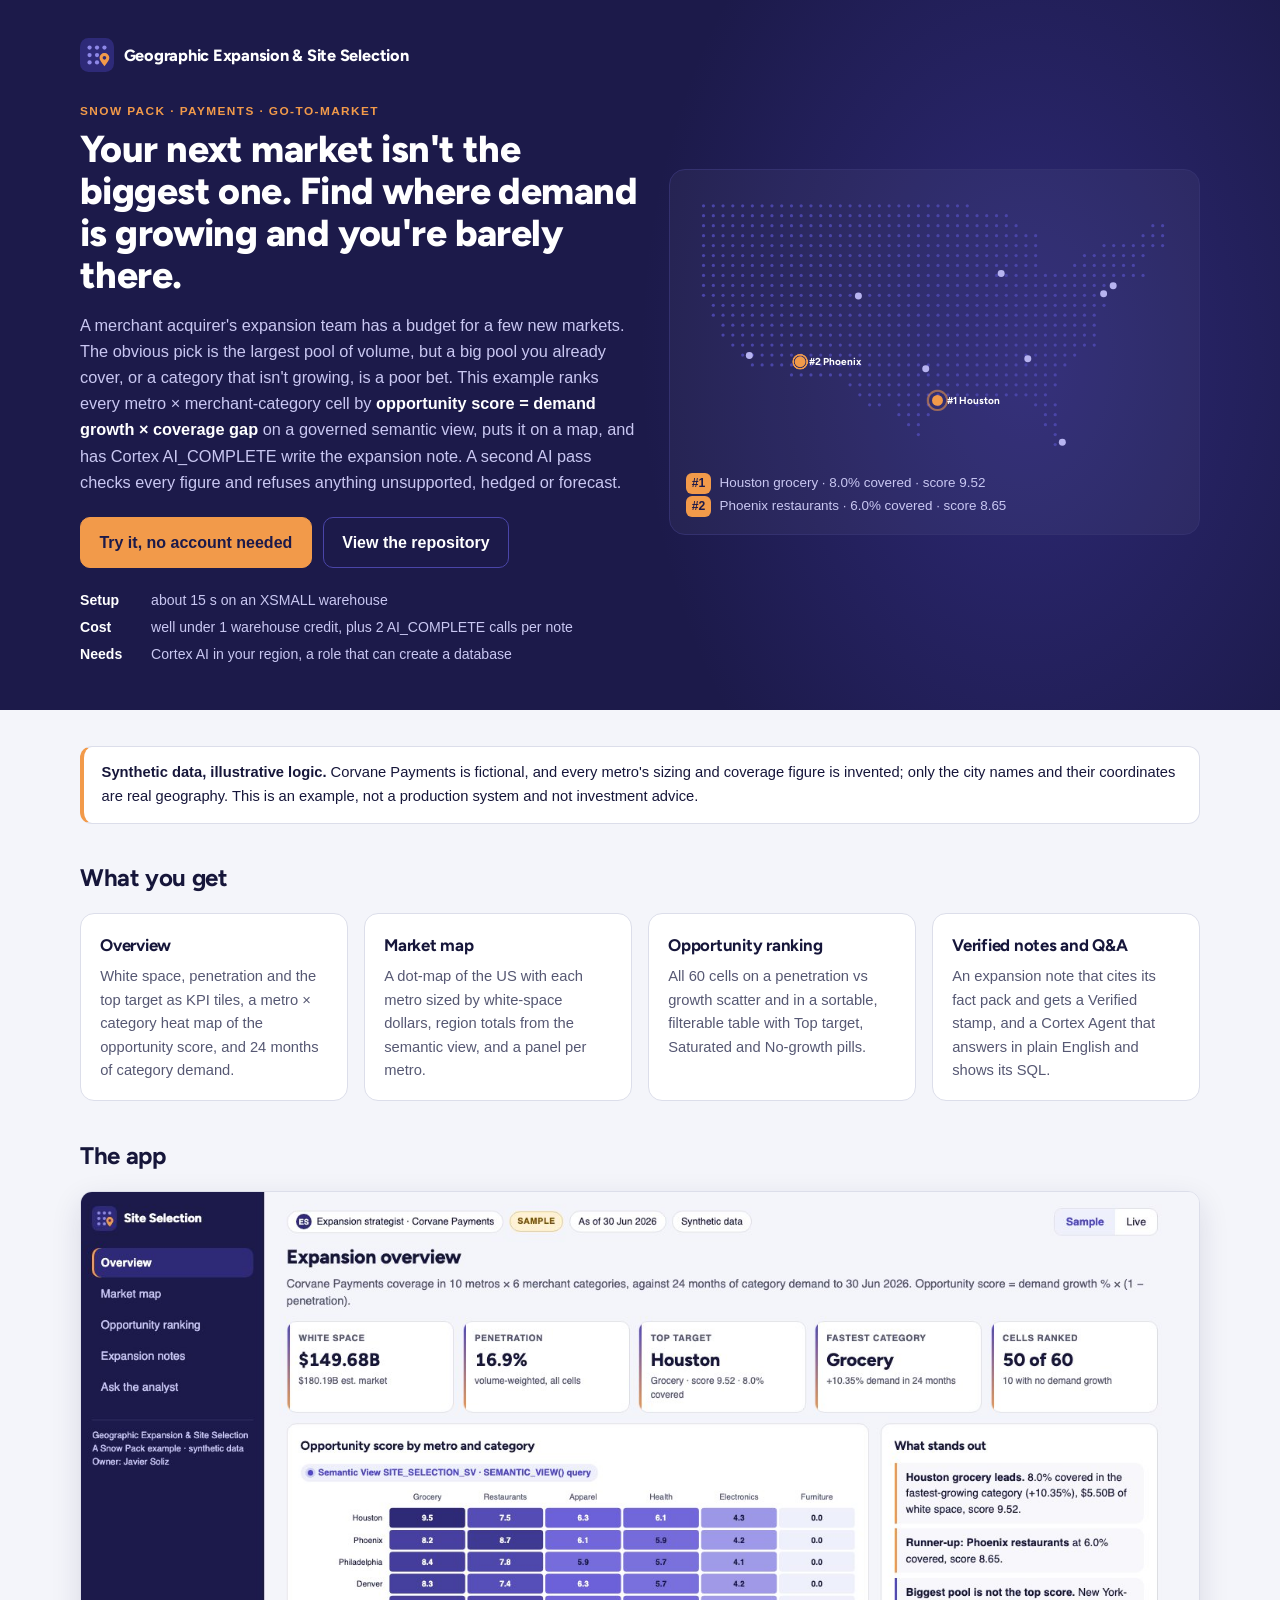
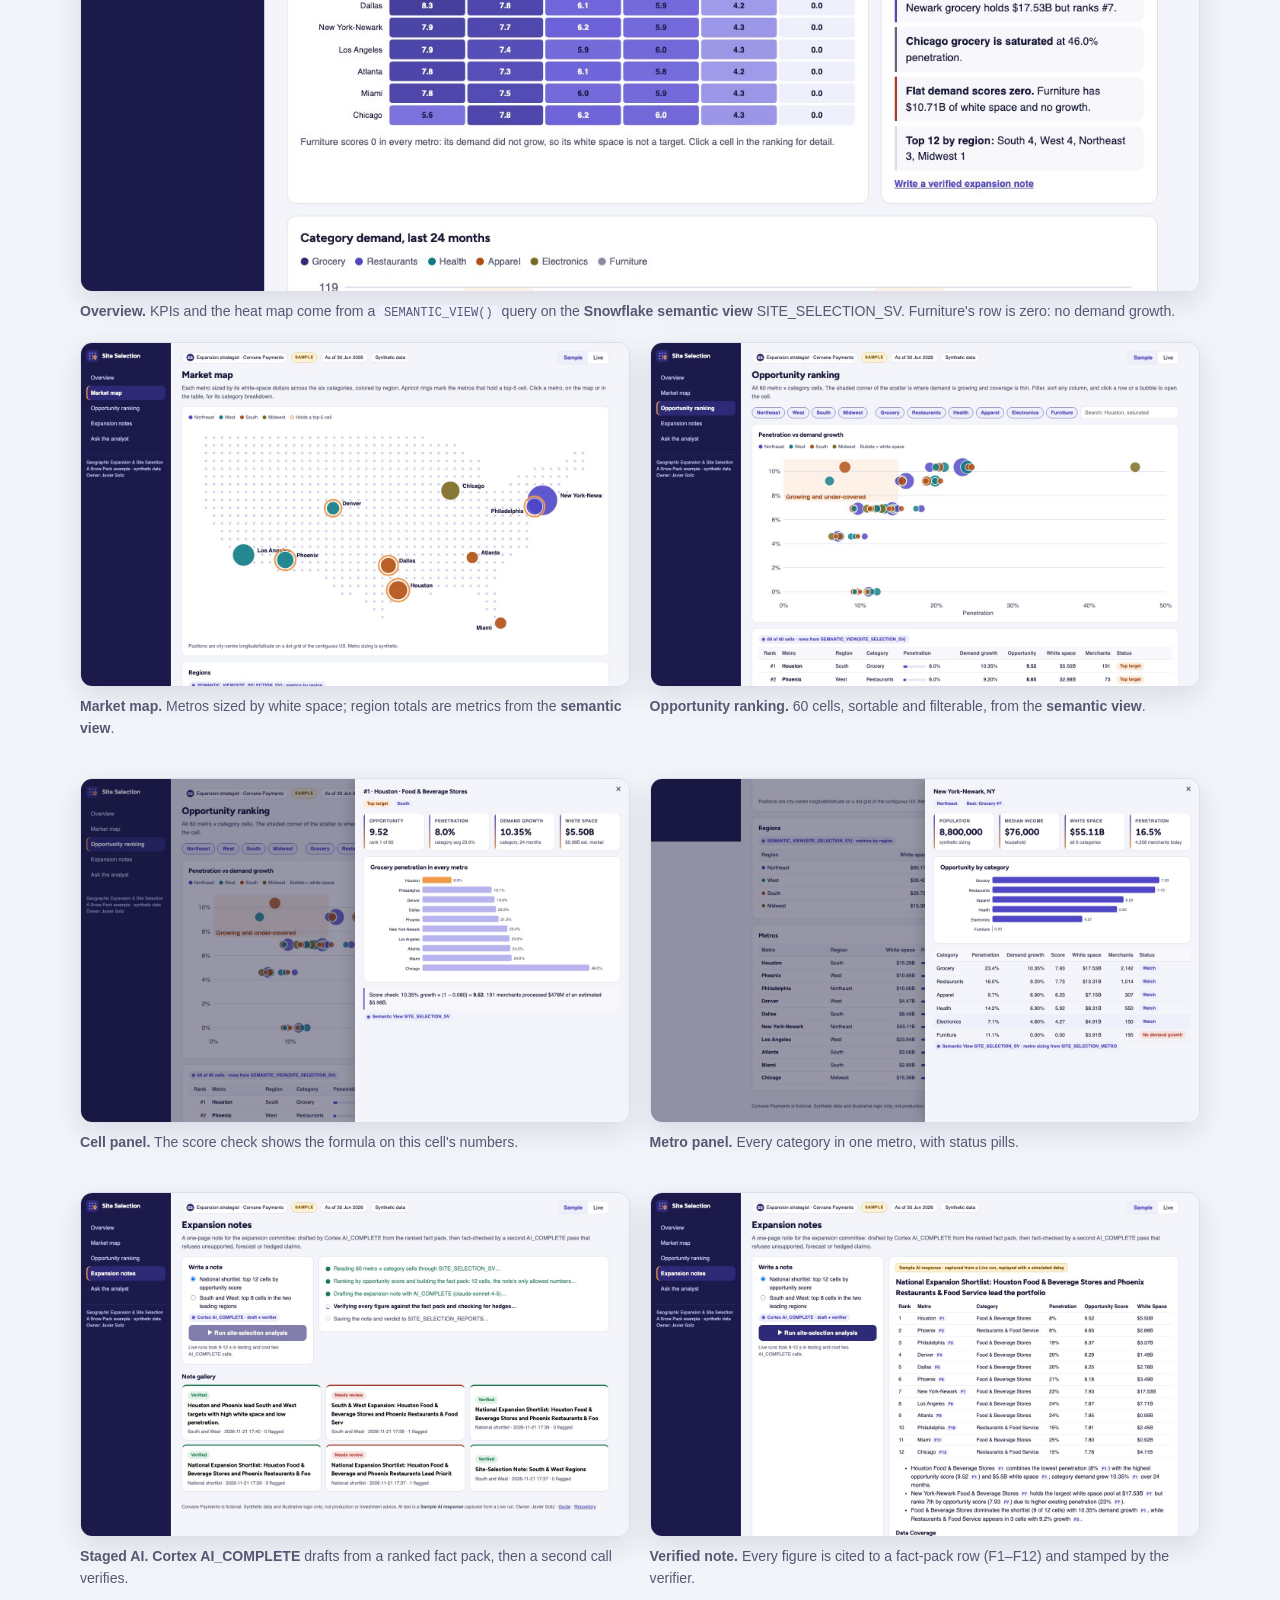
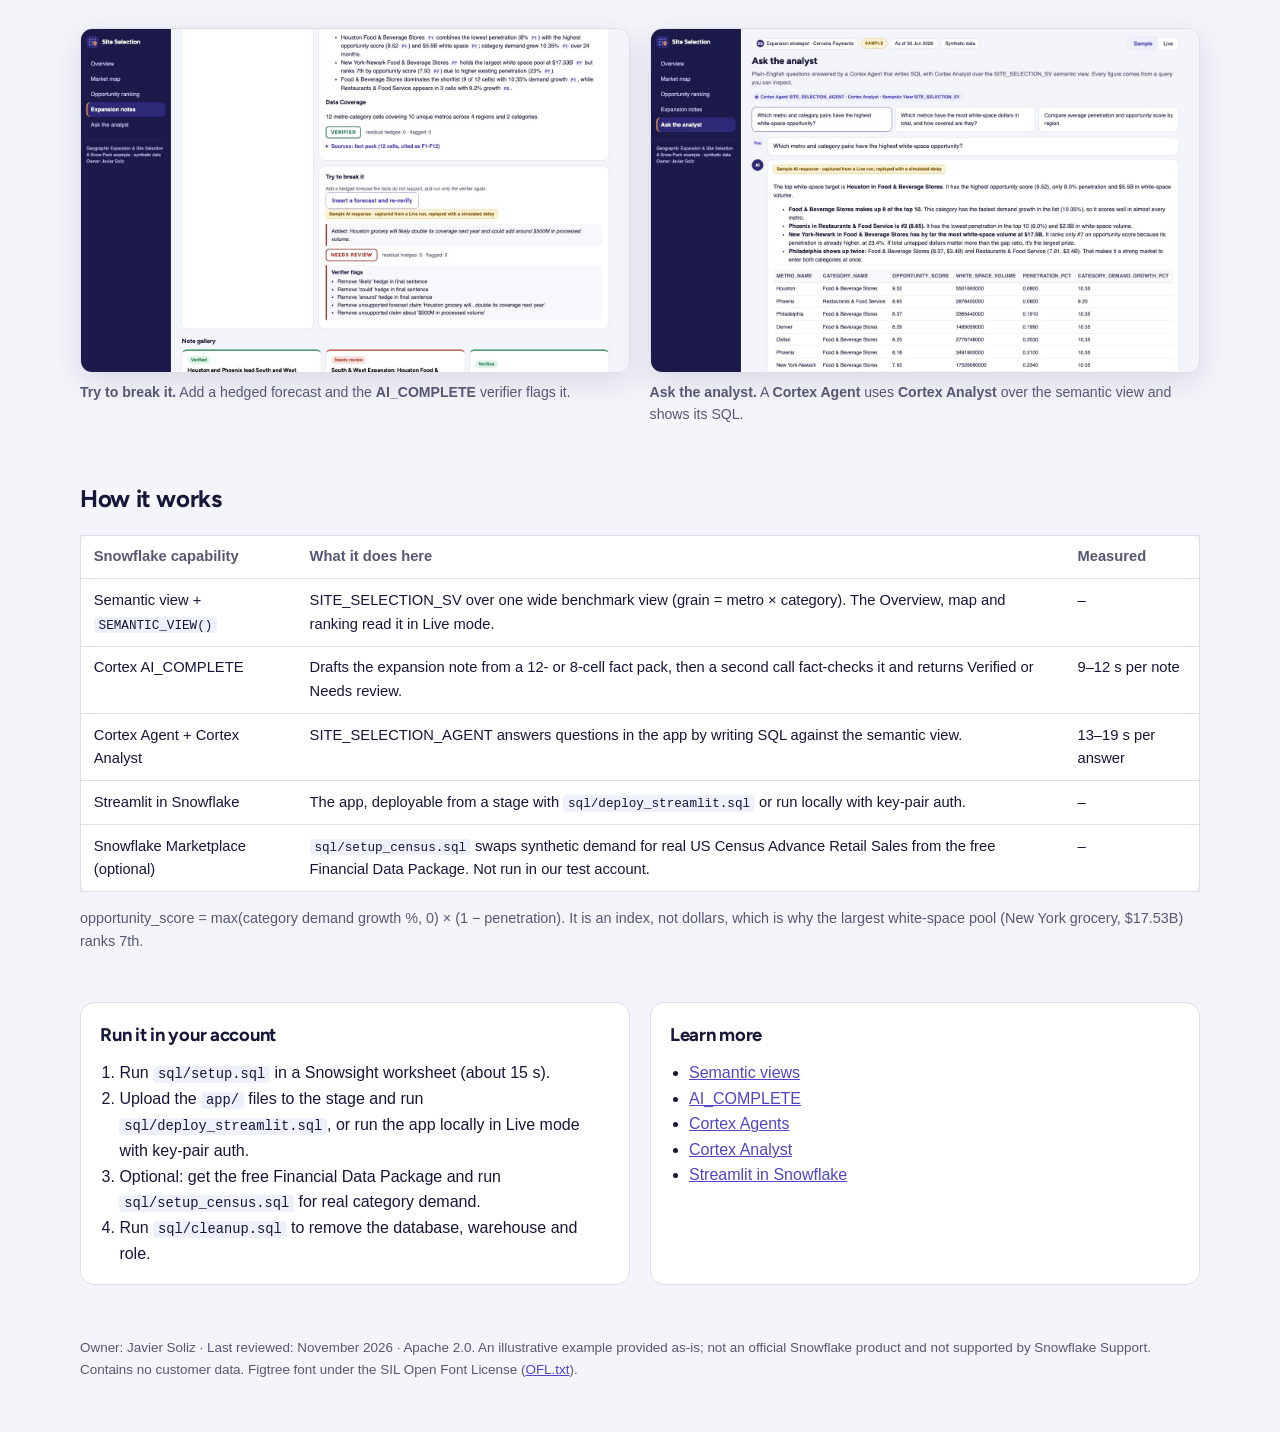
<file: index.html>
<!doctype html>
<html lang="en"><head><meta charset="utf-8"><title>Moved</title>
<meta http-equiv="refresh" content="0; url=docs/"><link rel="canonical" href="docs/">
<meta name="viewport" content="width=device-width, initial-scale=1"></head>
<body><p>This page moved to <a href="docs/">docs/</a>.</p></body></html>
</file>
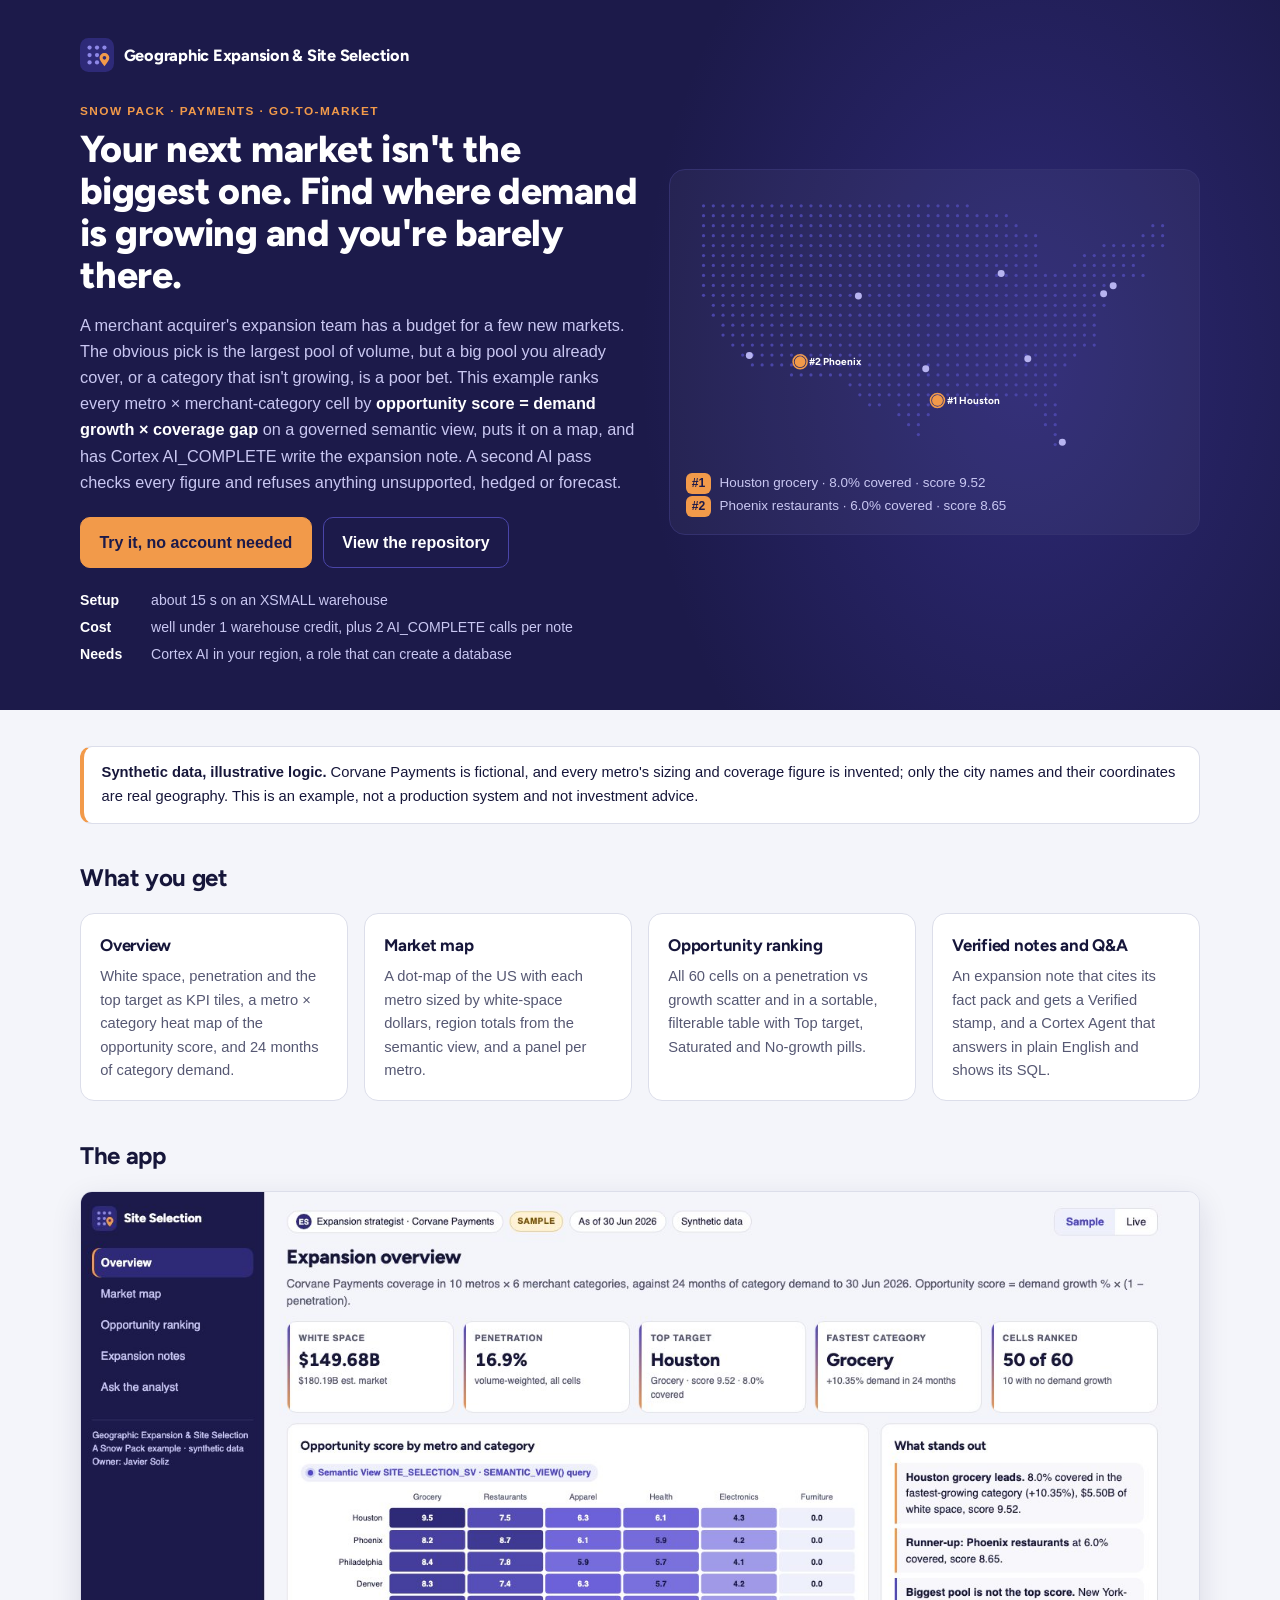
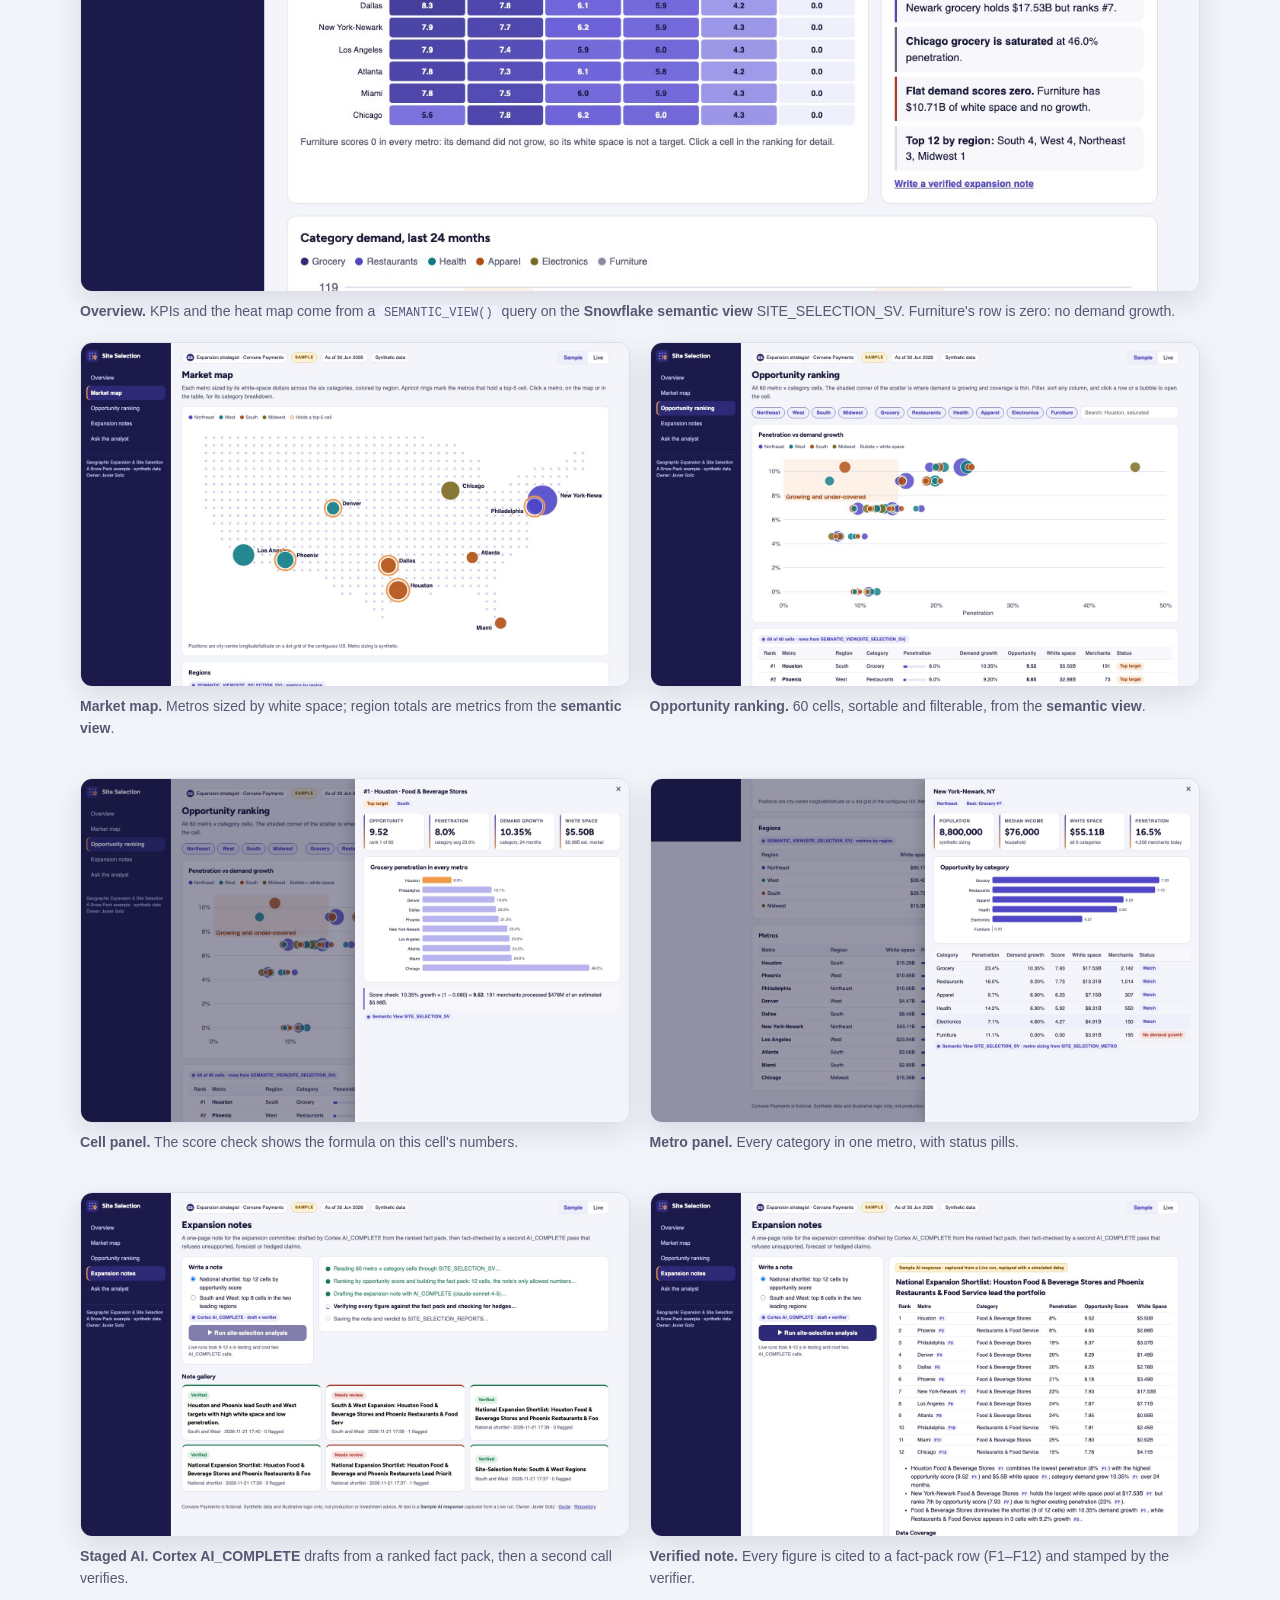
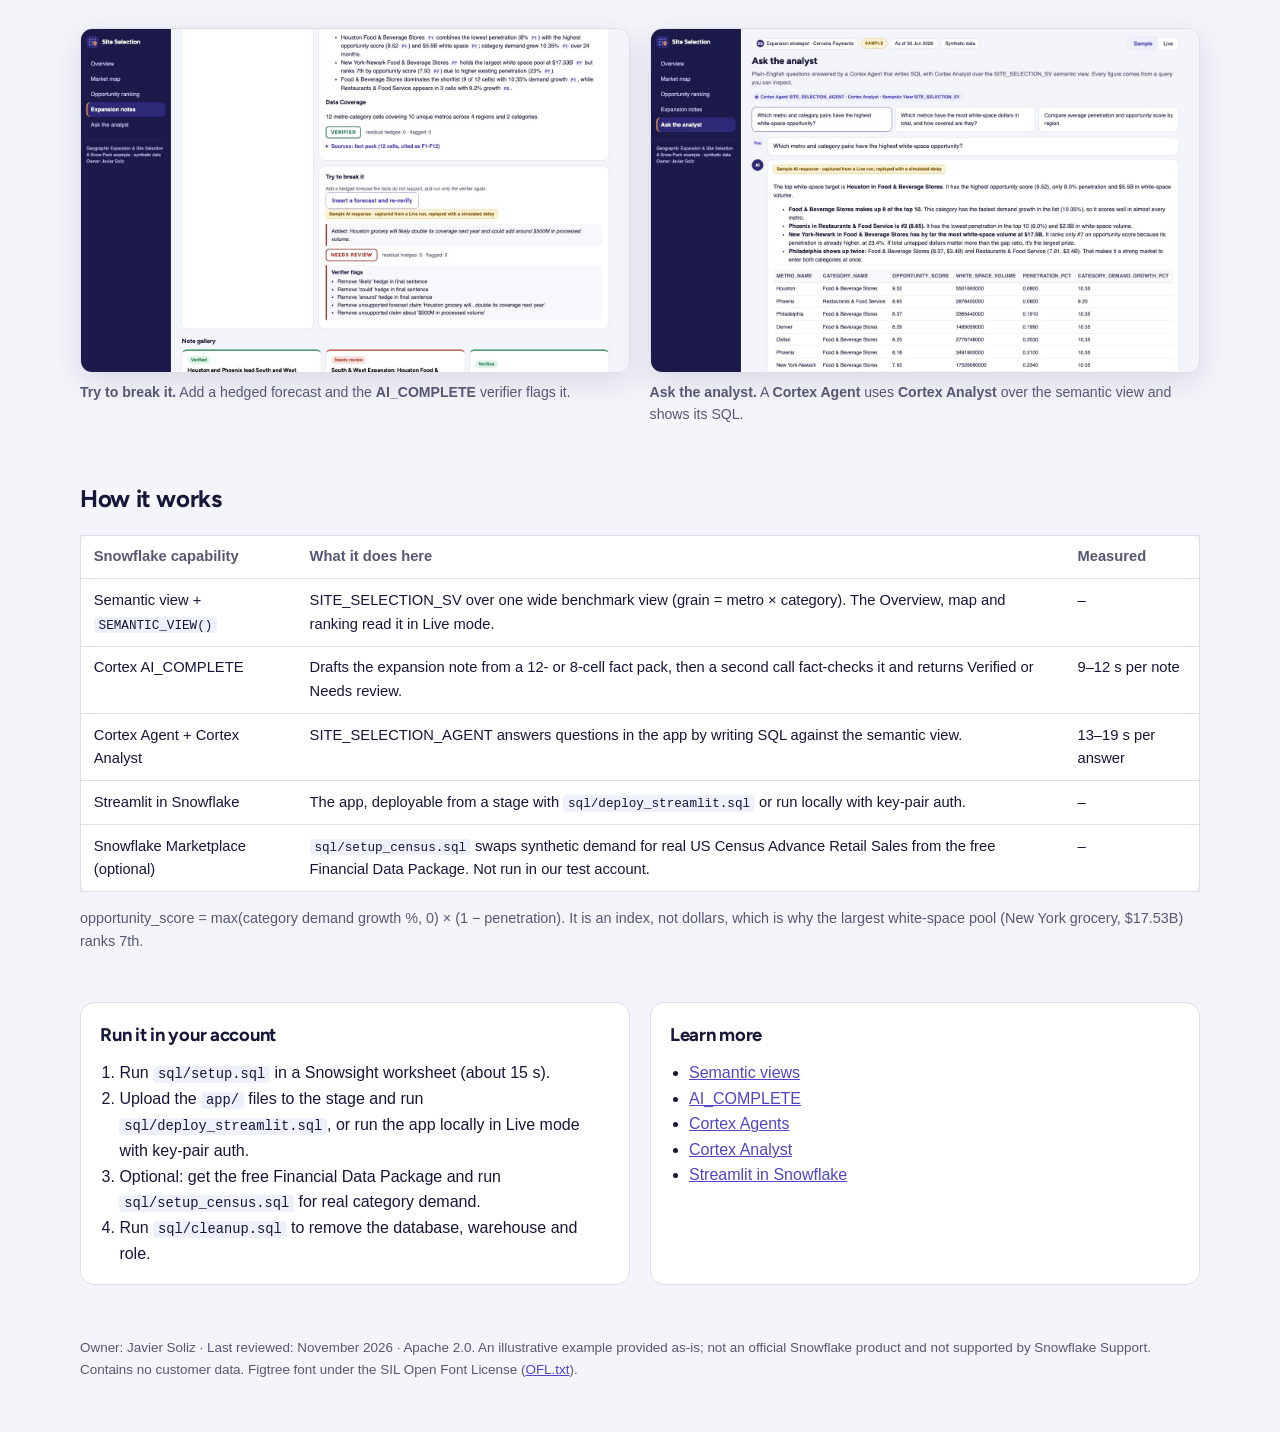
<file: docs/index.html>
<!doctype html>
<html lang="en">
<head>
<meta charset="utf-8">
<meta name="viewport" content="width=device-width, initial-scale=1">
<title>Geographic Expansion &amp; Site Selection · Snow Pack</title>
<meta name="description" content="Decide which metro and merchant category to grow into next. A Streamlit app ranks every metro x category cell by white-space opportunity on a Snowflake semantic view, maps it, and has Cortex AI_COMPLETE draft and fact-check an expansion note, with a Cortex Agent for questions. Synthetic data.">
<link rel="stylesheet" href="site.css">
</head>
<body>
<header class="hero">
  <div class="wrap hero-grid">
    <div class="hero-copy">
      <a class="brand" href="./" aria-label="Geographic Expansion and Site Selection">
        <svg viewBox="0 0 32 32" width="34" height="34" aria-hidden="true"><rect width="32" height="32" rx="8" fill="#2E2A78"/><g fill="#8E88E8"><circle cx="9" cy="9" r="2"/><circle cx="16" cy="9" r="2"/><circle cx="23" cy="9" r="2"/><circle cx="9" cy="16" r="2"/><circle cx="16" cy="16" r="2"/><circle cx="23" cy="16" r="2"/><circle cx="9" cy="23" r="2"/><circle cx="16" cy="23" r="2"/></g><path d="M23 26.5c-3-3.4-4.6-5.9-4.6-7.8a4.6 4.6 0 0 1 9.2 0c0 1.9-1.6 4.4-4.6 7.8Z" fill="#F29A4A"/><circle cx="23" cy="18.7" r="1.7" fill="#2E2A78"/></svg>
        <span>Geographic Expansion &amp; Site Selection</span>
      </a>
      <p class="eyebrow">Snow Pack · Payments · Go-to-market</p>
      <h1>Your next market isn't the biggest one. Find where demand is growing and you're barely there.</h1>
      <p class="lede">A merchant acquirer's expansion team has a budget for a few new markets. The obvious pick is the largest pool of volume, but a big pool you already cover, or a category that isn't growing, is a poor bet. This example ranks every metro × merchant-category cell by <b>opportunity score = demand growth × coverage gap</b> on a governed semantic view, puts it on a map, and has Cortex AI_COMPLETE write the expansion note. A second AI pass checks every figure and refuses anything unsupported, hedged or forecast.</p>
      <div class="cta">
        <a class="btn primary" href="try/">Try it, no account needed</a>
        <a class="btn" href="https://github.com/sfc-gh-jsoliz/sfguide-site-selection">View the repository</a>
      </div>
      <ul class="facts" aria-label="At a glance">
        <li><b>Setup</b> about 15 s on an XSMALL warehouse</li>
        <li><b>Cost</b> well under 1 warehouse credit, plus 2 AI_COMPLETE calls per note</li>
        <li><b>Needs</b> Cortex AI in your region, a role that can create a database</li>
      </ul>
    </div>
    <figure class="hero-map">
      <svg viewBox="0 0 640 360" role="img" aria-label="Dot map of the contiguous US with ten metros; Houston and Phoenix, the top two targets, pulse in apricot">
<style>.p{animation:pl 2.4s ease-out infinite;transform-box:fill-box;transform-origin:center}.p2{animation-delay:1.2s}@keyframes pl{0%{transform:scale(.6);opacity:.9}100%{transform:scale(2.6);opacity:0}}@media (prefers-reduced-motion:reduce){.p{animation:none;opacity:.4}}</style>
<circle cx="475.7" cy="333.1" r="2.1" fill="#4A45A8"/>
<circle cx="299.4" cy="320.3" r="2.1" fill="#4A45A8"/>
<circle cx="475.7" cy="320.3" r="2.1" fill="#4A45A8"/>
<circle cx="286.8" cy="307.5" r="2.1" fill="#4A45A8"/>
<circle cx="299.4" cy="307.5" r="2.1" fill="#4A45A8"/>
<circle cx="463.1" cy="307.5" r="2.1" fill="#4A45A8"/>
<circle cx="475.7" cy="307.5" r="2.1" fill="#4A45A8"/>
<circle cx="274.3" cy="294.7" r="2.1" fill="#4A45A8"/>
<circle cx="286.8" cy="294.7" r="2.1" fill="#4A45A8"/>
<circle cx="299.4" cy="294.7" r="2.1" fill="#4A45A8"/>
<circle cx="312.1" cy="294.7" r="2.1" fill="#4A45A8"/>
<circle cx="463.1" cy="294.7" r="2.1" fill="#4A45A8"/>
<circle cx="475.7" cy="294.7" r="2.1" fill="#4A45A8"/>
<circle cx="236.6" cy="281.9" r="2.1" fill="#4A45A8"/>
<circle cx="249.1" cy="281.9" r="2.1" fill="#4A45A8"/>
<circle cx="274.3" cy="281.9" r="2.1" fill="#4A45A8"/>
<circle cx="286.8" cy="281.9" r="2.1" fill="#4A45A8"/>
<circle cx="299.4" cy="281.9" r="2.1" fill="#4A45A8"/>
<circle cx="312.1" cy="281.9" r="2.1" fill="#4A45A8"/>
<circle cx="324.7" cy="281.9" r="2.1" fill="#4A45A8"/>
<circle cx="375.0" cy="281.9" r="2.1" fill="#4A45A8"/>
<circle cx="450.5" cy="281.9" r="2.1" fill="#4A45A8"/>
<circle cx="463.1" cy="281.9" r="2.1" fill="#4A45A8"/>
<circle cx="475.7" cy="281.9" r="2.1" fill="#4A45A8"/>
<circle cx="224.0" cy="269.0" r="2.1" fill="#4A45A8"/>
<circle cx="236.6" cy="269.0" r="2.1" fill="#4A45A8"/>
<circle cx="249.1" cy="269.0" r="2.1" fill="#4A45A8"/>
<circle cx="261.7" cy="269.0" r="2.1" fill="#4A45A8"/>
<circle cx="274.3" cy="269.0" r="2.1" fill="#4A45A8"/>
<circle cx="286.8" cy="269.0" r="2.1" fill="#4A45A8"/>
<circle cx="299.4" cy="269.0" r="2.1" fill="#4A45A8"/>
<circle cx="312.1" cy="269.0" r="2.1" fill="#4A45A8"/>
<circle cx="324.7" cy="269.0" r="2.1" fill="#4A45A8"/>
<circle cx="337.3" cy="269.0" r="2.1" fill="#4A45A8"/>
<circle cx="349.8" cy="269.0" r="2.1" fill="#4A45A8"/>
<circle cx="362.4" cy="269.0" r="2.1" fill="#4A45A8"/>
<circle cx="375.0" cy="269.0" r="2.1" fill="#4A45A8"/>
<circle cx="387.5" cy="269.0" r="2.1" fill="#4A45A8"/>
<circle cx="400.1" cy="269.0" r="2.1" fill="#4A45A8"/>
<circle cx="412.7" cy="269.0" r="2.1" fill="#4A45A8"/>
<circle cx="425.3" cy="269.0" r="2.1" fill="#4A45A8"/>
<circle cx="438.0" cy="269.0" r="2.1" fill="#4A45A8"/>
<circle cx="450.5" cy="269.0" r="2.1" fill="#4A45A8"/>
<circle cx="463.1" cy="269.0" r="2.1" fill="#4A45A8"/>
<circle cx="211.4" cy="256.2" r="2.1" fill="#4A45A8"/>
<circle cx="224.0" cy="256.2" r="2.1" fill="#4A45A8"/>
<circle cx="236.6" cy="256.2" r="2.1" fill="#4A45A8"/>
<circle cx="249.1" cy="256.2" r="2.1" fill="#4A45A8"/>
<circle cx="261.7" cy="256.2" r="2.1" fill="#4A45A8"/>
<circle cx="274.3" cy="256.2" r="2.1" fill="#4A45A8"/>
<circle cx="286.8" cy="256.2" r="2.1" fill="#4A45A8"/>
<circle cx="299.4" cy="256.2" r="2.1" fill="#4A45A8"/>
<circle cx="312.1" cy="256.2" r="2.1" fill="#4A45A8"/>
<circle cx="324.7" cy="256.2" r="2.1" fill="#4A45A8"/>
<circle cx="337.3" cy="256.2" r="2.1" fill="#4A45A8"/>
<circle cx="349.8" cy="256.2" r="2.1" fill="#4A45A8"/>
<circle cx="362.4" cy="256.2" r="2.1" fill="#4A45A8"/>
<circle cx="375.0" cy="256.2" r="2.1" fill="#4A45A8"/>
<circle cx="387.5" cy="256.2" r="2.1" fill="#4A45A8"/>
<circle cx="400.1" cy="256.2" r="2.1" fill="#4A45A8"/>
<circle cx="412.7" cy="256.2" r="2.1" fill="#4A45A8"/>
<circle cx="425.3" cy="256.2" r="2.1" fill="#4A45A8"/>
<circle cx="438.0" cy="256.2" r="2.1" fill="#4A45A8"/>
<circle cx="450.5" cy="256.2" r="2.1" fill="#4A45A8"/>
<circle cx="463.1" cy="256.2" r="2.1" fill="#4A45A8"/>
<circle cx="475.7" cy="256.2" r="2.1" fill="#4A45A8"/>
<circle cx="135.9" cy="243.4" r="2.1" fill="#4A45A8"/>
<circle cx="148.4" cy="243.4" r="2.1" fill="#4A45A8"/>
<circle cx="161.0" cy="243.4" r="2.1" fill="#4A45A8"/>
<circle cx="173.6" cy="243.4" r="2.1" fill="#4A45A8"/>
<circle cx="186.1" cy="243.4" r="2.1" fill="#4A45A8"/>
<circle cx="198.8" cy="243.4" r="2.1" fill="#4A45A8"/>
<circle cx="211.4" cy="243.4" r="2.1" fill="#4A45A8"/>
<circle cx="224.0" cy="243.4" r="2.1" fill="#4A45A8"/>
<circle cx="236.6" cy="243.4" r="2.1" fill="#4A45A8"/>
<circle cx="249.1" cy="243.4" r="2.1" fill="#4A45A8"/>
<circle cx="261.7" cy="243.4" r="2.1" fill="#4A45A8"/>
<circle cx="274.3" cy="243.4" r="2.1" fill="#4A45A8"/>
<circle cx="286.8" cy="243.4" r="2.1" fill="#4A45A8"/>
<circle cx="299.4" cy="243.4" r="2.1" fill="#4A45A8"/>
<circle cx="312.1" cy="243.4" r="2.1" fill="#4A45A8"/>
<circle cx="324.7" cy="243.4" r="2.1" fill="#4A45A8"/>
<circle cx="337.3" cy="243.4" r="2.1" fill="#4A45A8"/>
<circle cx="349.8" cy="243.4" r="2.1" fill="#4A45A8"/>
<circle cx="362.4" cy="243.4" r="2.1" fill="#4A45A8"/>
<circle cx="375.0" cy="243.4" r="2.1" fill="#4A45A8"/>
<circle cx="387.5" cy="243.4" r="2.1" fill="#4A45A8"/>
<circle cx="400.1" cy="243.4" r="2.1" fill="#4A45A8"/>
<circle cx="412.7" cy="243.4" r="2.1" fill="#4A45A8"/>
<circle cx="425.3" cy="243.4" r="2.1" fill="#4A45A8"/>
<circle cx="438.0" cy="243.4" r="2.1" fill="#4A45A8"/>
<circle cx="450.5" cy="243.4" r="2.1" fill="#4A45A8"/>
<circle cx="463.1" cy="243.4" r="2.1" fill="#4A45A8"/>
<circle cx="475.7" cy="243.4" r="2.1" fill="#4A45A8"/>
<circle cx="85.5" cy="230.6" r="2.1" fill="#4A45A8"/>
<circle cx="98.1" cy="230.6" r="2.1" fill="#4A45A8"/>
<circle cx="110.7" cy="230.6" r="2.1" fill="#4A45A8"/>
<circle cx="123.3" cy="230.6" r="2.1" fill="#4A45A8"/>
<circle cx="135.9" cy="230.6" r="2.1" fill="#4A45A8"/>
<circle cx="148.4" cy="230.6" r="2.1" fill="#4A45A8"/>
<circle cx="161.0" cy="230.6" r="2.1" fill="#4A45A8"/>
<circle cx="173.6" cy="230.6" r="2.1" fill="#4A45A8"/>
<circle cx="186.1" cy="230.6" r="2.1" fill="#4A45A8"/>
<circle cx="198.8" cy="230.6" r="2.1" fill="#4A45A8"/>
<circle cx="211.4" cy="230.6" r="2.1" fill="#4A45A8"/>
<circle cx="224.0" cy="230.6" r="2.1" fill="#4A45A8"/>
<circle cx="236.6" cy="230.6" r="2.1" fill="#4A45A8"/>
<circle cx="249.1" cy="230.6" r="2.1" fill="#4A45A8"/>
<circle cx="261.7" cy="230.6" r="2.1" fill="#4A45A8"/>
<circle cx="274.3" cy="230.6" r="2.1" fill="#4A45A8"/>
<circle cx="286.8" cy="230.6" r="2.1" fill="#4A45A8"/>
<circle cx="299.4" cy="230.6" r="2.1" fill="#4A45A8"/>
<circle cx="312.1" cy="230.6" r="2.1" fill="#4A45A8"/>
<circle cx="324.7" cy="230.6" r="2.1" fill="#4A45A8"/>
<circle cx="337.3" cy="230.6" r="2.1" fill="#4A45A8"/>
<circle cx="349.8" cy="230.6" r="2.1" fill="#4A45A8"/>
<circle cx="362.4" cy="230.6" r="2.1" fill="#4A45A8"/>
<circle cx="375.0" cy="230.6" r="2.1" fill="#4A45A8"/>
<circle cx="387.5" cy="230.6" r="2.1" fill="#4A45A8"/>
<circle cx="400.1" cy="230.6" r="2.1" fill="#4A45A8"/>
<circle cx="412.7" cy="230.6" r="2.1" fill="#4A45A8"/>
<circle cx="425.3" cy="230.6" r="2.1" fill="#4A45A8"/>
<circle cx="438.0" cy="230.6" r="2.1" fill="#4A45A8"/>
<circle cx="450.5" cy="230.6" r="2.1" fill="#4A45A8"/>
<circle cx="463.1" cy="230.6" r="2.1" fill="#4A45A8"/>
<circle cx="475.7" cy="230.6" r="2.1" fill="#4A45A8"/>
<circle cx="488.2" cy="230.6" r="2.1" fill="#4A45A8"/>
<circle cx="73.0" cy="217.8" r="2.1" fill="#4A45A8"/>
<circle cx="85.5" cy="217.8" r="2.1" fill="#4A45A8"/>
<circle cx="98.1" cy="217.8" r="2.1" fill="#4A45A8"/>
<circle cx="110.7" cy="217.8" r="2.1" fill="#4A45A8"/>
<circle cx="123.3" cy="217.8" r="2.1" fill="#4A45A8"/>
<circle cx="135.9" cy="217.8" r="2.1" fill="#4A45A8"/>
<circle cx="148.4" cy="217.8" r="2.1" fill="#4A45A8"/>
<circle cx="161.0" cy="217.8" r="2.1" fill="#4A45A8"/>
<circle cx="173.6" cy="217.8" r="2.1" fill="#4A45A8"/>
<circle cx="186.1" cy="217.8" r="2.1" fill="#4A45A8"/>
<circle cx="198.8" cy="217.8" r="2.1" fill="#4A45A8"/>
<circle cx="211.4" cy="217.8" r="2.1" fill="#4A45A8"/>
<circle cx="224.0" cy="217.8" r="2.1" fill="#4A45A8"/>
<circle cx="236.6" cy="217.8" r="2.1" fill="#4A45A8"/>
<circle cx="249.1" cy="217.8" r="2.1" fill="#4A45A8"/>
<circle cx="261.7" cy="217.8" r="2.1" fill="#4A45A8"/>
<circle cx="274.3" cy="217.8" r="2.1" fill="#4A45A8"/>
<circle cx="286.8" cy="217.8" r="2.1" fill="#4A45A8"/>
<circle cx="299.4" cy="217.8" r="2.1" fill="#4A45A8"/>
<circle cx="312.1" cy="217.8" r="2.1" fill="#4A45A8"/>
<circle cx="324.7" cy="217.8" r="2.1" fill="#4A45A8"/>
<circle cx="337.3" cy="217.8" r="2.1" fill="#4A45A8"/>
<circle cx="349.8" cy="217.8" r="2.1" fill="#4A45A8"/>
<circle cx="362.4" cy="217.8" r="2.1" fill="#4A45A8"/>
<circle cx="375.0" cy="217.8" r="2.1" fill="#4A45A8"/>
<circle cx="387.5" cy="217.8" r="2.1" fill="#4A45A8"/>
<circle cx="400.1" cy="217.8" r="2.1" fill="#4A45A8"/>
<circle cx="412.7" cy="217.8" r="2.1" fill="#4A45A8"/>
<circle cx="425.3" cy="217.8" r="2.1" fill="#4A45A8"/>
<circle cx="438.0" cy="217.8" r="2.1" fill="#4A45A8"/>
<circle cx="450.5" cy="217.8" r="2.1" fill="#4A45A8"/>
<circle cx="463.1" cy="217.8" r="2.1" fill="#4A45A8"/>
<circle cx="475.7" cy="217.8" r="2.1" fill="#4A45A8"/>
<circle cx="488.2" cy="217.8" r="2.1" fill="#4A45A8"/>
<circle cx="500.8" cy="217.8" r="2.1" fill="#4A45A8"/>
<circle cx="60.3" cy="205.0" r="2.1" fill="#4A45A8"/>
<circle cx="73.0" cy="205.0" r="2.1" fill="#4A45A8"/>
<circle cx="85.5" cy="205.0" r="2.1" fill="#4A45A8"/>
<circle cx="98.1" cy="205.0" r="2.1" fill="#4A45A8"/>
<circle cx="110.7" cy="205.0" r="2.1" fill="#4A45A8"/>
<circle cx="123.3" cy="205.0" r="2.1" fill="#4A45A8"/>
<circle cx="135.9" cy="205.0" r="2.1" fill="#4A45A8"/>
<circle cx="148.4" cy="205.0" r="2.1" fill="#4A45A8"/>
<circle cx="161.0" cy="205.0" r="2.1" fill="#4A45A8"/>
<circle cx="173.6" cy="205.0" r="2.1" fill="#4A45A8"/>
<circle cx="186.1" cy="205.0" r="2.1" fill="#4A45A8"/>
<circle cx="198.8" cy="205.0" r="2.1" fill="#4A45A8"/>
<circle cx="211.4" cy="205.0" r="2.1" fill="#4A45A8"/>
<circle cx="224.0" cy="205.0" r="2.1" fill="#4A45A8"/>
<circle cx="236.6" cy="205.0" r="2.1" fill="#4A45A8"/>
<circle cx="249.1" cy="205.0" r="2.1" fill="#4A45A8"/>
<circle cx="261.7" cy="205.0" r="2.1" fill="#4A45A8"/>
<circle cx="274.3" cy="205.0" r="2.1" fill="#4A45A8"/>
<circle cx="286.8" cy="205.0" r="2.1" fill="#4A45A8"/>
<circle cx="299.4" cy="205.0" r="2.1" fill="#4A45A8"/>
<circle cx="312.1" cy="205.0" r="2.1" fill="#4A45A8"/>
<circle cx="324.7" cy="205.0" r="2.1" fill="#4A45A8"/>
<circle cx="337.3" cy="205.0" r="2.1" fill="#4A45A8"/>
<circle cx="349.8" cy="205.0" r="2.1" fill="#4A45A8"/>
<circle cx="362.4" cy="205.0" r="2.1" fill="#4A45A8"/>
<circle cx="375.0" cy="205.0" r="2.1" fill="#4A45A8"/>
<circle cx="387.5" cy="205.0" r="2.1" fill="#4A45A8"/>
<circle cx="400.1" cy="205.0" r="2.1" fill="#4A45A8"/>
<circle cx="412.7" cy="205.0" r="2.1" fill="#4A45A8"/>
<circle cx="425.3" cy="205.0" r="2.1" fill="#4A45A8"/>
<circle cx="438.0" cy="205.0" r="2.1" fill="#4A45A8"/>
<circle cx="450.5" cy="205.0" r="2.1" fill="#4A45A8"/>
<circle cx="463.1" cy="205.0" r="2.1" fill="#4A45A8"/>
<circle cx="475.7" cy="205.0" r="2.1" fill="#4A45A8"/>
<circle cx="488.2" cy="205.0" r="2.1" fill="#4A45A8"/>
<circle cx="500.8" cy="205.0" r="2.1" fill="#4A45A8"/>
<circle cx="513.4" cy="205.0" r="2.1" fill="#4A45A8"/>
<circle cx="526.0" cy="205.0" r="2.1" fill="#4A45A8"/>
<circle cx="47.7" cy="192.1" r="2.1" fill="#4A45A8"/>
<circle cx="60.3" cy="192.1" r="2.1" fill="#4A45A8"/>
<circle cx="73.0" cy="192.1" r="2.1" fill="#4A45A8"/>
<circle cx="85.5" cy="192.1" r="2.1" fill="#4A45A8"/>
<circle cx="98.1" cy="192.1" r="2.1" fill="#4A45A8"/>
<circle cx="110.7" cy="192.1" r="2.1" fill="#4A45A8"/>
<circle cx="123.3" cy="192.1" r="2.1" fill="#4A45A8"/>
<circle cx="135.9" cy="192.1" r="2.1" fill="#4A45A8"/>
<circle cx="148.4" cy="192.1" r="2.1" fill="#4A45A8"/>
<circle cx="161.0" cy="192.1" r="2.1" fill="#4A45A8"/>
<circle cx="173.6" cy="192.1" r="2.1" fill="#4A45A8"/>
<circle cx="186.1" cy="192.1" r="2.1" fill="#4A45A8"/>
<circle cx="198.8" cy="192.1" r="2.1" fill="#4A45A8"/>
<circle cx="211.4" cy="192.1" r="2.1" fill="#4A45A8"/>
<circle cx="224.0" cy="192.1" r="2.1" fill="#4A45A8"/>
<circle cx="236.6" cy="192.1" r="2.1" fill="#4A45A8"/>
<circle cx="249.1" cy="192.1" r="2.1" fill="#4A45A8"/>
<circle cx="261.7" cy="192.1" r="2.1" fill="#4A45A8"/>
<circle cx="274.3" cy="192.1" r="2.1" fill="#4A45A8"/>
<circle cx="286.8" cy="192.1" r="2.1" fill="#4A45A8"/>
<circle cx="299.4" cy="192.1" r="2.1" fill="#4A45A8"/>
<circle cx="312.1" cy="192.1" r="2.1" fill="#4A45A8"/>
<circle cx="324.7" cy="192.1" r="2.1" fill="#4A45A8"/>
<circle cx="337.3" cy="192.1" r="2.1" fill="#4A45A8"/>
<circle cx="349.8" cy="192.1" r="2.1" fill="#4A45A8"/>
<circle cx="362.4" cy="192.1" r="2.1" fill="#4A45A8"/>
<circle cx="375.0" cy="192.1" r="2.1" fill="#4A45A8"/>
<circle cx="387.5" cy="192.1" r="2.1" fill="#4A45A8"/>
<circle cx="400.1" cy="192.1" r="2.1" fill="#4A45A8"/>
<circle cx="412.7" cy="192.1" r="2.1" fill="#4A45A8"/>
<circle cx="425.3" cy="192.1" r="2.1" fill="#4A45A8"/>
<circle cx="438.0" cy="192.1" r="2.1" fill="#4A45A8"/>
<circle cx="450.5" cy="192.1" r="2.1" fill="#4A45A8"/>
<circle cx="463.1" cy="192.1" r="2.1" fill="#4A45A8"/>
<circle cx="475.7" cy="192.1" r="2.1" fill="#4A45A8"/>
<circle cx="488.2" cy="192.1" r="2.1" fill="#4A45A8"/>
<circle cx="500.8" cy="192.1" r="2.1" fill="#4A45A8"/>
<circle cx="513.4" cy="192.1" r="2.1" fill="#4A45A8"/>
<circle cx="526.0" cy="192.1" r="2.1" fill="#4A45A8"/>
<circle cx="47.7" cy="179.3" r="2.1" fill="#4A45A8"/>
<circle cx="60.3" cy="179.3" r="2.1" fill="#4A45A8"/>
<circle cx="73.0" cy="179.3" r="2.1" fill="#4A45A8"/>
<circle cx="85.5" cy="179.3" r="2.1" fill="#4A45A8"/>
<circle cx="98.1" cy="179.3" r="2.1" fill="#4A45A8"/>
<circle cx="110.7" cy="179.3" r="2.1" fill="#4A45A8"/>
<circle cx="123.3" cy="179.3" r="2.1" fill="#4A45A8"/>
<circle cx="135.9" cy="179.3" r="2.1" fill="#4A45A8"/>
<circle cx="148.4" cy="179.3" r="2.1" fill="#4A45A8"/>
<circle cx="161.0" cy="179.3" r="2.1" fill="#4A45A8"/>
<circle cx="173.6" cy="179.3" r="2.1" fill="#4A45A8"/>
<circle cx="186.1" cy="179.3" r="2.1" fill="#4A45A8"/>
<circle cx="198.8" cy="179.3" r="2.1" fill="#4A45A8"/>
<circle cx="211.4" cy="179.3" r="2.1" fill="#4A45A8"/>
<circle cx="224.0" cy="179.3" r="2.1" fill="#4A45A8"/>
<circle cx="236.6" cy="179.3" r="2.1" fill="#4A45A8"/>
<circle cx="249.1" cy="179.3" r="2.1" fill="#4A45A8"/>
<circle cx="261.7" cy="179.3" r="2.1" fill="#4A45A8"/>
<circle cx="274.3" cy="179.3" r="2.1" fill="#4A45A8"/>
<circle cx="286.8" cy="179.3" r="2.1" fill="#4A45A8"/>
<circle cx="299.4" cy="179.3" r="2.1" fill="#4A45A8"/>
<circle cx="312.1" cy="179.3" r="2.1" fill="#4A45A8"/>
<circle cx="324.7" cy="179.3" r="2.1" fill="#4A45A8"/>
<circle cx="337.3" cy="179.3" r="2.1" fill="#4A45A8"/>
<circle cx="349.8" cy="179.3" r="2.1" fill="#4A45A8"/>
<circle cx="362.4" cy="179.3" r="2.1" fill="#4A45A8"/>
<circle cx="375.0" cy="179.3" r="2.1" fill="#4A45A8"/>
<circle cx="387.5" cy="179.3" r="2.1" fill="#4A45A8"/>
<circle cx="400.1" cy="179.3" r="2.1" fill="#4A45A8"/>
<circle cx="412.7" cy="179.3" r="2.1" fill="#4A45A8"/>
<circle cx="425.3" cy="179.3" r="2.1" fill="#4A45A8"/>
<circle cx="438.0" cy="179.3" r="2.1" fill="#4A45A8"/>
<circle cx="450.5" cy="179.3" r="2.1" fill="#4A45A8"/>
<circle cx="463.1" cy="179.3" r="2.1" fill="#4A45A8"/>
<circle cx="475.7" cy="179.3" r="2.1" fill="#4A45A8"/>
<circle cx="488.2" cy="179.3" r="2.1" fill="#4A45A8"/>
<circle cx="500.8" cy="179.3" r="2.1" fill="#4A45A8"/>
<circle cx="513.4" cy="179.3" r="2.1" fill="#4A45A8"/>
<circle cx="526.0" cy="179.3" r="2.1" fill="#4A45A8"/>
<circle cx="35.2" cy="166.5" r="2.1" fill="#4A45A8"/>
<circle cx="47.7" cy="166.5" r="2.1" fill="#4A45A8"/>
<circle cx="60.3" cy="166.5" r="2.1" fill="#4A45A8"/>
<circle cx="73.0" cy="166.5" r="2.1" fill="#4A45A8"/>
<circle cx="85.5" cy="166.5" r="2.1" fill="#4A45A8"/>
<circle cx="98.1" cy="166.5" r="2.1" fill="#4A45A8"/>
<circle cx="110.7" cy="166.5" r="2.1" fill="#4A45A8"/>
<circle cx="123.3" cy="166.5" r="2.1" fill="#4A45A8"/>
<circle cx="135.9" cy="166.5" r="2.1" fill="#4A45A8"/>
<circle cx="148.4" cy="166.5" r="2.1" fill="#4A45A8"/>
<circle cx="161.0" cy="166.5" r="2.1" fill="#4A45A8"/>
<circle cx="173.6" cy="166.5" r="2.1" fill="#4A45A8"/>
<circle cx="186.1" cy="166.5" r="2.1" fill="#4A45A8"/>
<circle cx="198.8" cy="166.5" r="2.1" fill="#4A45A8"/>
<circle cx="211.4" cy="166.5" r="2.1" fill="#4A45A8"/>
<circle cx="224.0" cy="166.5" r="2.1" fill="#4A45A8"/>
<circle cx="236.6" cy="166.5" r="2.1" fill="#4A45A8"/>
<circle cx="249.1" cy="166.5" r="2.1" fill="#4A45A8"/>
<circle cx="261.7" cy="166.5" r="2.1" fill="#4A45A8"/>
<circle cx="274.3" cy="166.5" r="2.1" fill="#4A45A8"/>
<circle cx="286.8" cy="166.5" r="2.1" fill="#4A45A8"/>
<circle cx="299.4" cy="166.5" r="2.1" fill="#4A45A8"/>
<circle cx="312.1" cy="166.5" r="2.1" fill="#4A45A8"/>
<circle cx="324.7" cy="166.5" r="2.1" fill="#4A45A8"/>
<circle cx="337.3" cy="166.5" r="2.1" fill="#4A45A8"/>
<circle cx="349.8" cy="166.5" r="2.1" fill="#4A45A8"/>
<circle cx="362.4" cy="166.5" r="2.1" fill="#4A45A8"/>
<circle cx="375.0" cy="166.5" r="2.1" fill="#4A45A8"/>
<circle cx="387.5" cy="166.5" r="2.1" fill="#4A45A8"/>
<circle cx="400.1" cy="166.5" r="2.1" fill="#4A45A8"/>
<circle cx="412.7" cy="166.5" r="2.1" fill="#4A45A8"/>
<circle cx="425.3" cy="166.5" r="2.1" fill="#4A45A8"/>
<circle cx="438.0" cy="166.5" r="2.1" fill="#4A45A8"/>
<circle cx="450.5" cy="166.5" r="2.1" fill="#4A45A8"/>
<circle cx="463.1" cy="166.5" r="2.1" fill="#4A45A8"/>
<circle cx="475.7" cy="166.5" r="2.1" fill="#4A45A8"/>
<circle cx="488.2" cy="166.5" r="2.1" fill="#4A45A8"/>
<circle cx="500.8" cy="166.5" r="2.1" fill="#4A45A8"/>
<circle cx="513.4" cy="166.5" r="2.1" fill="#4A45A8"/>
<circle cx="526.0" cy="166.5" r="2.1" fill="#4A45A8"/>
<circle cx="35.2" cy="153.7" r="2.1" fill="#4A45A8"/>
<circle cx="47.7" cy="153.7" r="2.1" fill="#4A45A8"/>
<circle cx="60.3" cy="153.7" r="2.1" fill="#4A45A8"/>
<circle cx="73.0" cy="153.7" r="2.1" fill="#4A45A8"/>
<circle cx="85.5" cy="153.7" r="2.1" fill="#4A45A8"/>
<circle cx="98.1" cy="153.7" r="2.1" fill="#4A45A8"/>
<circle cx="110.7" cy="153.7" r="2.1" fill="#4A45A8"/>
<circle cx="123.3" cy="153.7" r="2.1" fill="#4A45A8"/>
<circle cx="135.9" cy="153.7" r="2.1" fill="#4A45A8"/>
<circle cx="148.4" cy="153.7" r="2.1" fill="#4A45A8"/>
<circle cx="161.0" cy="153.7" r="2.1" fill="#4A45A8"/>
<circle cx="173.6" cy="153.7" r="2.1" fill="#4A45A8"/>
<circle cx="186.1" cy="153.7" r="2.1" fill="#4A45A8"/>
<circle cx="198.8" cy="153.7" r="2.1" fill="#4A45A8"/>
<circle cx="211.4" cy="153.7" r="2.1" fill="#4A45A8"/>
<circle cx="224.0" cy="153.7" r="2.1" fill="#4A45A8"/>
<circle cx="236.6" cy="153.7" r="2.1" fill="#4A45A8"/>
<circle cx="249.1" cy="153.7" r="2.1" fill="#4A45A8"/>
<circle cx="261.7" cy="153.7" r="2.1" fill="#4A45A8"/>
<circle cx="274.3" cy="153.7" r="2.1" fill="#4A45A8"/>
<circle cx="286.8" cy="153.7" r="2.1" fill="#4A45A8"/>
<circle cx="299.4" cy="153.7" r="2.1" fill="#4A45A8"/>
<circle cx="312.1" cy="153.7" r="2.1" fill="#4A45A8"/>
<circle cx="324.7" cy="153.7" r="2.1" fill="#4A45A8"/>
<circle cx="337.3" cy="153.7" r="2.1" fill="#4A45A8"/>
<circle cx="349.8" cy="153.7" r="2.1" fill="#4A45A8"/>
<circle cx="362.4" cy="153.7" r="2.1" fill="#4A45A8"/>
<circle cx="375.0" cy="153.7" r="2.1" fill="#4A45A8"/>
<circle cx="387.5" cy="153.7" r="2.1" fill="#4A45A8"/>
<circle cx="400.1" cy="153.7" r="2.1" fill="#4A45A8"/>
<circle cx="412.7" cy="153.7" r="2.1" fill="#4A45A8"/>
<circle cx="425.3" cy="153.7" r="2.1" fill="#4A45A8"/>
<circle cx="438.0" cy="153.7" r="2.1" fill="#4A45A8"/>
<circle cx="450.5" cy="153.7" r="2.1" fill="#4A45A8"/>
<circle cx="463.1" cy="153.7" r="2.1" fill="#4A45A8"/>
<circle cx="475.7" cy="153.7" r="2.1" fill="#4A45A8"/>
<circle cx="488.2" cy="153.7" r="2.1" fill="#4A45A8"/>
<circle cx="500.8" cy="153.7" r="2.1" fill="#4A45A8"/>
<circle cx="513.4" cy="153.7" r="2.1" fill="#4A45A8"/>
<circle cx="526.0" cy="153.7" r="2.1" fill="#4A45A8"/>
<circle cx="538.6" cy="153.7" r="2.1" fill="#4A45A8"/>
<circle cx="22.6" cy="140.9" r="2.1" fill="#4A45A8"/>
<circle cx="35.2" cy="140.9" r="2.1" fill="#4A45A8"/>
<circle cx="47.7" cy="140.9" r="2.1" fill="#4A45A8"/>
<circle cx="60.3" cy="140.9" r="2.1" fill="#4A45A8"/>
<circle cx="73.0" cy="140.9" r="2.1" fill="#4A45A8"/>
<circle cx="85.5" cy="140.9" r="2.1" fill="#4A45A8"/>
<circle cx="98.1" cy="140.9" r="2.1" fill="#4A45A8"/>
<circle cx="110.7" cy="140.9" r="2.1" fill="#4A45A8"/>
<circle cx="123.3" cy="140.9" r="2.1" fill="#4A45A8"/>
<circle cx="135.9" cy="140.9" r="2.1" fill="#4A45A8"/>
<circle cx="148.4" cy="140.9" r="2.1" fill="#4A45A8"/>
<circle cx="161.0" cy="140.9" r="2.1" fill="#4A45A8"/>
<circle cx="173.6" cy="140.9" r="2.1" fill="#4A45A8"/>
<circle cx="186.1" cy="140.9" r="2.1" fill="#4A45A8"/>
<circle cx="198.8" cy="140.9" r="2.1" fill="#4A45A8"/>
<circle cx="211.4" cy="140.9" r="2.1" fill="#4A45A8"/>
<circle cx="224.0" cy="140.9" r="2.1" fill="#4A45A8"/>
<circle cx="236.6" cy="140.9" r="2.1" fill="#4A45A8"/>
<circle cx="249.1" cy="140.9" r="2.1" fill="#4A45A8"/>
<circle cx="261.7" cy="140.9" r="2.1" fill="#4A45A8"/>
<circle cx="274.3" cy="140.9" r="2.1" fill="#4A45A8"/>
<circle cx="286.8" cy="140.9" r="2.1" fill="#4A45A8"/>
<circle cx="299.4" cy="140.9" r="2.1" fill="#4A45A8"/>
<circle cx="312.1" cy="140.9" r="2.1" fill="#4A45A8"/>
<circle cx="324.7" cy="140.9" r="2.1" fill="#4A45A8"/>
<circle cx="337.3" cy="140.9" r="2.1" fill="#4A45A8"/>
<circle cx="349.8" cy="140.9" r="2.1" fill="#4A45A8"/>
<circle cx="362.4" cy="140.9" r="2.1" fill="#4A45A8"/>
<circle cx="375.0" cy="140.9" r="2.1" fill="#4A45A8"/>
<circle cx="387.5" cy="140.9" r="2.1" fill="#4A45A8"/>
<circle cx="400.1" cy="140.9" r="2.1" fill="#4A45A8"/>
<circle cx="412.7" cy="140.9" r="2.1" fill="#4A45A8"/>
<circle cx="425.3" cy="140.9" r="2.1" fill="#4A45A8"/>
<circle cx="438.0" cy="140.9" r="2.1" fill="#4A45A8"/>
<circle cx="450.5" cy="140.9" r="2.1" fill="#4A45A8"/>
<circle cx="463.1" cy="140.9" r="2.1" fill="#4A45A8"/>
<circle cx="475.7" cy="140.9" r="2.1" fill="#4A45A8"/>
<circle cx="488.2" cy="140.9" r="2.1" fill="#4A45A8"/>
<circle cx="500.8" cy="140.9" r="2.1" fill="#4A45A8"/>
<circle cx="513.4" cy="140.9" r="2.1" fill="#4A45A8"/>
<circle cx="526.0" cy="140.9" r="2.1" fill="#4A45A8"/>
<circle cx="538.6" cy="140.9" r="2.1" fill="#4A45A8"/>
<circle cx="22.6" cy="128.1" r="2.1" fill="#4A45A8"/>
<circle cx="35.2" cy="128.1" r="2.1" fill="#4A45A8"/>
<circle cx="47.7" cy="128.1" r="2.1" fill="#4A45A8"/>
<circle cx="60.3" cy="128.1" r="2.1" fill="#4A45A8"/>
<circle cx="73.0" cy="128.1" r="2.1" fill="#4A45A8"/>
<circle cx="85.5" cy="128.1" r="2.1" fill="#4A45A8"/>
<circle cx="98.1" cy="128.1" r="2.1" fill="#4A45A8"/>
<circle cx="110.7" cy="128.1" r="2.1" fill="#4A45A8"/>
<circle cx="123.3" cy="128.1" r="2.1" fill="#4A45A8"/>
<circle cx="135.9" cy="128.1" r="2.1" fill="#4A45A8"/>
<circle cx="148.4" cy="128.1" r="2.1" fill="#4A45A8"/>
<circle cx="161.0" cy="128.1" r="2.1" fill="#4A45A8"/>
<circle cx="173.6" cy="128.1" r="2.1" fill="#4A45A8"/>
<circle cx="186.1" cy="128.1" r="2.1" fill="#4A45A8"/>
<circle cx="198.8" cy="128.1" r="2.1" fill="#4A45A8"/>
<circle cx="211.4" cy="128.1" r="2.1" fill="#4A45A8"/>
<circle cx="224.0" cy="128.1" r="2.1" fill="#4A45A8"/>
<circle cx="236.6" cy="128.1" r="2.1" fill="#4A45A8"/>
<circle cx="249.1" cy="128.1" r="2.1" fill="#4A45A8"/>
<circle cx="261.7" cy="128.1" r="2.1" fill="#4A45A8"/>
<circle cx="274.3" cy="128.1" r="2.1" fill="#4A45A8"/>
<circle cx="286.8" cy="128.1" r="2.1" fill="#4A45A8"/>
<circle cx="299.4" cy="128.1" r="2.1" fill="#4A45A8"/>
<circle cx="312.1" cy="128.1" r="2.1" fill="#4A45A8"/>
<circle cx="324.7" cy="128.1" r="2.1" fill="#4A45A8"/>
<circle cx="337.3" cy="128.1" r="2.1" fill="#4A45A8"/>
<circle cx="349.8" cy="128.1" r="2.1" fill="#4A45A8"/>
<circle cx="362.4" cy="128.1" r="2.1" fill="#4A45A8"/>
<circle cx="375.0" cy="128.1" r="2.1" fill="#4A45A8"/>
<circle cx="387.5" cy="128.1" r="2.1" fill="#4A45A8"/>
<circle cx="400.1" cy="128.1" r="2.1" fill="#4A45A8"/>
<circle cx="412.7" cy="128.1" r="2.1" fill="#4A45A8"/>
<circle cx="425.3" cy="128.1" r="2.1" fill="#4A45A8"/>
<circle cx="438.0" cy="128.1" r="2.1" fill="#4A45A8"/>
<circle cx="450.5" cy="128.1" r="2.1" fill="#4A45A8"/>
<circle cx="463.1" cy="128.1" r="2.1" fill="#4A45A8"/>
<circle cx="475.7" cy="128.1" r="2.1" fill="#4A45A8"/>
<circle cx="488.2" cy="128.1" r="2.1" fill="#4A45A8"/>
<circle cx="500.8" cy="128.1" r="2.1" fill="#4A45A8"/>
<circle cx="513.4" cy="128.1" r="2.1" fill="#4A45A8"/>
<circle cx="526.0" cy="128.1" r="2.1" fill="#4A45A8"/>
<circle cx="538.6" cy="128.1" r="2.1" fill="#4A45A8"/>
<circle cx="551.1" cy="128.1" r="2.1" fill="#4A45A8"/>
<circle cx="22.6" cy="115.2" r="2.1" fill="#4A45A8"/>
<circle cx="35.2" cy="115.2" r="2.1" fill="#4A45A8"/>
<circle cx="47.7" cy="115.2" r="2.1" fill="#4A45A8"/>
<circle cx="60.3" cy="115.2" r="2.1" fill="#4A45A8"/>
<circle cx="73.0" cy="115.2" r="2.1" fill="#4A45A8"/>
<circle cx="85.5" cy="115.2" r="2.1" fill="#4A45A8"/>
<circle cx="98.1" cy="115.2" r="2.1" fill="#4A45A8"/>
<circle cx="110.7" cy="115.2" r="2.1" fill="#4A45A8"/>
<circle cx="123.3" cy="115.2" r="2.1" fill="#4A45A8"/>
<circle cx="135.9" cy="115.2" r="2.1" fill="#4A45A8"/>
<circle cx="148.4" cy="115.2" r="2.1" fill="#4A45A8"/>
<circle cx="161.0" cy="115.2" r="2.1" fill="#4A45A8"/>
<circle cx="173.6" cy="115.2" r="2.1" fill="#4A45A8"/>
<circle cx="186.1" cy="115.2" r="2.1" fill="#4A45A8"/>
<circle cx="198.8" cy="115.2" r="2.1" fill="#4A45A8"/>
<circle cx="211.4" cy="115.2" r="2.1" fill="#4A45A8"/>
<circle cx="224.0" cy="115.2" r="2.1" fill="#4A45A8"/>
<circle cx="236.6" cy="115.2" r="2.1" fill="#4A45A8"/>
<circle cx="249.1" cy="115.2" r="2.1" fill="#4A45A8"/>
<circle cx="261.7" cy="115.2" r="2.1" fill="#4A45A8"/>
<circle cx="274.3" cy="115.2" r="2.1" fill="#4A45A8"/>
<circle cx="286.8" cy="115.2" r="2.1" fill="#4A45A8"/>
<circle cx="299.4" cy="115.2" r="2.1" fill="#4A45A8"/>
<circle cx="312.1" cy="115.2" r="2.1" fill="#4A45A8"/>
<circle cx="324.7" cy="115.2" r="2.1" fill="#4A45A8"/>
<circle cx="337.3" cy="115.2" r="2.1" fill="#4A45A8"/>
<circle cx="349.8" cy="115.2" r="2.1" fill="#4A45A8"/>
<circle cx="362.4" cy="115.2" r="2.1" fill="#4A45A8"/>
<circle cx="375.0" cy="115.2" r="2.1" fill="#4A45A8"/>
<circle cx="387.5" cy="115.2" r="2.1" fill="#4A45A8"/>
<circle cx="400.1" cy="115.2" r="2.1" fill="#4A45A8"/>
<circle cx="412.7" cy="115.2" r="2.1" fill="#4A45A8"/>
<circle cx="425.3" cy="115.2" r="2.1" fill="#4A45A8"/>
<circle cx="438.0" cy="115.2" r="2.1" fill="#4A45A8"/>
<circle cx="450.5" cy="115.2" r="2.1" fill="#4A45A8"/>
<circle cx="463.1" cy="115.2" r="2.1" fill="#4A45A8"/>
<circle cx="475.7" cy="115.2" r="2.1" fill="#4A45A8"/>
<circle cx="488.2" cy="115.2" r="2.1" fill="#4A45A8"/>
<circle cx="500.8" cy="115.2" r="2.1" fill="#4A45A8"/>
<circle cx="513.4" cy="115.2" r="2.1" fill="#4A45A8"/>
<circle cx="526.0" cy="115.2" r="2.1" fill="#4A45A8"/>
<circle cx="538.6" cy="115.2" r="2.1" fill="#4A45A8"/>
<circle cx="551.1" cy="115.2" r="2.1" fill="#4A45A8"/>
<circle cx="563.8" cy="115.2" r="2.1" fill="#4A45A8"/>
<circle cx="576.4" cy="115.2" r="2.1" fill="#4A45A8"/>
<circle cx="588.9" cy="115.2" r="2.1" fill="#4A45A8"/>
<circle cx="22.6" cy="102.4" r="2.1" fill="#4A45A8"/>
<circle cx="35.2" cy="102.4" r="2.1" fill="#4A45A8"/>
<circle cx="47.7" cy="102.4" r="2.1" fill="#4A45A8"/>
<circle cx="60.3" cy="102.4" r="2.1" fill="#4A45A8"/>
<circle cx="73.0" cy="102.4" r="2.1" fill="#4A45A8"/>
<circle cx="85.5" cy="102.4" r="2.1" fill="#4A45A8"/>
<circle cx="98.1" cy="102.4" r="2.1" fill="#4A45A8"/>
<circle cx="110.7" cy="102.4" r="2.1" fill="#4A45A8"/>
<circle cx="123.3" cy="102.4" r="2.1" fill="#4A45A8"/>
<circle cx="135.9" cy="102.4" r="2.1" fill="#4A45A8"/>
<circle cx="148.4" cy="102.4" r="2.1" fill="#4A45A8"/>
<circle cx="161.0" cy="102.4" r="2.1" fill="#4A45A8"/>
<circle cx="173.6" cy="102.4" r="2.1" fill="#4A45A8"/>
<circle cx="186.1" cy="102.4" r="2.1" fill="#4A45A8"/>
<circle cx="198.8" cy="102.4" r="2.1" fill="#4A45A8"/>
<circle cx="211.4" cy="102.4" r="2.1" fill="#4A45A8"/>
<circle cx="224.0" cy="102.4" r="2.1" fill="#4A45A8"/>
<circle cx="236.6" cy="102.4" r="2.1" fill="#4A45A8"/>
<circle cx="249.1" cy="102.4" r="2.1" fill="#4A45A8"/>
<circle cx="261.7" cy="102.4" r="2.1" fill="#4A45A8"/>
<circle cx="274.3" cy="102.4" r="2.1" fill="#4A45A8"/>
<circle cx="286.8" cy="102.4" r="2.1" fill="#4A45A8"/>
<circle cx="299.4" cy="102.4" r="2.1" fill="#4A45A8"/>
<circle cx="312.1" cy="102.4" r="2.1" fill="#4A45A8"/>
<circle cx="324.7" cy="102.4" r="2.1" fill="#4A45A8"/>
<circle cx="337.3" cy="102.4" r="2.1" fill="#4A45A8"/>
<circle cx="349.8" cy="102.4" r="2.1" fill="#4A45A8"/>
<circle cx="362.4" cy="102.4" r="2.1" fill="#4A45A8"/>
<circle cx="375.0" cy="102.4" r="2.1" fill="#4A45A8"/>
<circle cx="387.5" cy="102.4" r="2.1" fill="#4A45A8"/>
<circle cx="400.1" cy="102.4" r="2.1" fill="#4A45A8"/>
<circle cx="412.7" cy="102.4" r="2.1" fill="#4A45A8"/>
<circle cx="425.3" cy="102.4" r="2.1" fill="#4A45A8"/>
<circle cx="438.0" cy="102.4" r="2.1" fill="#4A45A8"/>
<circle cx="450.5" cy="102.4" r="2.1" fill="#4A45A8"/>
<circle cx="500.8" cy="102.4" r="2.1" fill="#4A45A8"/>
<circle cx="513.4" cy="102.4" r="2.1" fill="#4A45A8"/>
<circle cx="526.0" cy="102.4" r="2.1" fill="#4A45A8"/>
<circle cx="538.6" cy="102.4" r="2.1" fill="#4A45A8"/>
<circle cx="551.1" cy="102.4" r="2.1" fill="#4A45A8"/>
<circle cx="563.8" cy="102.4" r="2.1" fill="#4A45A8"/>
<circle cx="576.4" cy="102.4" r="2.1" fill="#4A45A8"/>
<circle cx="22.6" cy="89.6" r="2.1" fill="#4A45A8"/>
<circle cx="35.2" cy="89.6" r="2.1" fill="#4A45A8"/>
<circle cx="47.7" cy="89.6" r="2.1" fill="#4A45A8"/>
<circle cx="60.3" cy="89.6" r="2.1" fill="#4A45A8"/>
<circle cx="73.0" cy="89.6" r="2.1" fill="#4A45A8"/>
<circle cx="85.5" cy="89.6" r="2.1" fill="#4A45A8"/>
<circle cx="98.1" cy="89.6" r="2.1" fill="#4A45A8"/>
<circle cx="110.7" cy="89.6" r="2.1" fill="#4A45A8"/>
<circle cx="123.3" cy="89.6" r="2.1" fill="#4A45A8"/>
<circle cx="135.9" cy="89.6" r="2.1" fill="#4A45A8"/>
<circle cx="148.4" cy="89.6" r="2.1" fill="#4A45A8"/>
<circle cx="161.0" cy="89.6" r="2.1" fill="#4A45A8"/>
<circle cx="173.6" cy="89.6" r="2.1" fill="#4A45A8"/>
<circle cx="186.1" cy="89.6" r="2.1" fill="#4A45A8"/>
<circle cx="198.8" cy="89.6" r="2.1" fill="#4A45A8"/>
<circle cx="211.4" cy="89.6" r="2.1" fill="#4A45A8"/>
<circle cx="224.0" cy="89.6" r="2.1" fill="#4A45A8"/>
<circle cx="236.6" cy="89.6" r="2.1" fill="#4A45A8"/>
<circle cx="249.1" cy="89.6" r="2.1" fill="#4A45A8"/>
<circle cx="261.7" cy="89.6" r="2.1" fill="#4A45A8"/>
<circle cx="274.3" cy="89.6" r="2.1" fill="#4A45A8"/>
<circle cx="286.8" cy="89.6" r="2.1" fill="#4A45A8"/>
<circle cx="299.4" cy="89.6" r="2.1" fill="#4A45A8"/>
<circle cx="312.1" cy="89.6" r="2.1" fill="#4A45A8"/>
<circle cx="324.7" cy="89.6" r="2.1" fill="#4A45A8"/>
<circle cx="337.3" cy="89.6" r="2.1" fill="#4A45A8"/>
<circle cx="349.8" cy="89.6" r="2.1" fill="#4A45A8"/>
<circle cx="362.4" cy="89.6" r="2.1" fill="#4A45A8"/>
<circle cx="375.0" cy="89.6" r="2.1" fill="#4A45A8"/>
<circle cx="387.5" cy="89.6" r="2.1" fill="#4A45A8"/>
<circle cx="400.1" cy="89.6" r="2.1" fill="#4A45A8"/>
<circle cx="412.7" cy="89.6" r="2.1" fill="#4A45A8"/>
<circle cx="425.3" cy="89.6" r="2.1" fill="#4A45A8"/>
<circle cx="438.0" cy="89.6" r="2.1" fill="#4A45A8"/>
<circle cx="450.5" cy="89.6" r="2.1" fill="#4A45A8"/>
<circle cx="513.4" cy="89.6" r="2.1" fill="#4A45A8"/>
<circle cx="526.0" cy="89.6" r="2.1" fill="#4A45A8"/>
<circle cx="538.6" cy="89.6" r="2.1" fill="#4A45A8"/>
<circle cx="551.1" cy="89.6" r="2.1" fill="#4A45A8"/>
<circle cx="563.8" cy="89.6" r="2.1" fill="#4A45A8"/>
<circle cx="576.4" cy="89.6" r="2.1" fill="#4A45A8"/>
<circle cx="588.9" cy="89.6" r="2.1" fill="#4A45A8"/>
<circle cx="22.6" cy="76.8" r="2.1" fill="#4A45A8"/>
<circle cx="35.2" cy="76.8" r="2.1" fill="#4A45A8"/>
<circle cx="47.7" cy="76.8" r="2.1" fill="#4A45A8"/>
<circle cx="60.3" cy="76.8" r="2.1" fill="#4A45A8"/>
<circle cx="73.0" cy="76.8" r="2.1" fill="#4A45A8"/>
<circle cx="85.5" cy="76.8" r="2.1" fill="#4A45A8"/>
<circle cx="98.1" cy="76.8" r="2.1" fill="#4A45A8"/>
<circle cx="110.7" cy="76.8" r="2.1" fill="#4A45A8"/>
<circle cx="123.3" cy="76.8" r="2.1" fill="#4A45A8"/>
<circle cx="135.9" cy="76.8" r="2.1" fill="#4A45A8"/>
<circle cx="148.4" cy="76.8" r="2.1" fill="#4A45A8"/>
<circle cx="161.0" cy="76.8" r="2.1" fill="#4A45A8"/>
<circle cx="173.6" cy="76.8" r="2.1" fill="#4A45A8"/>
<circle cx="186.1" cy="76.8" r="2.1" fill="#4A45A8"/>
<circle cx="198.8" cy="76.8" r="2.1" fill="#4A45A8"/>
<circle cx="211.4" cy="76.8" r="2.1" fill="#4A45A8"/>
<circle cx="224.0" cy="76.8" r="2.1" fill="#4A45A8"/>
<circle cx="236.6" cy="76.8" r="2.1" fill="#4A45A8"/>
<circle cx="249.1" cy="76.8" r="2.1" fill="#4A45A8"/>
<circle cx="261.7" cy="76.8" r="2.1" fill="#4A45A8"/>
<circle cx="274.3" cy="76.8" r="2.1" fill="#4A45A8"/>
<circle cx="286.8" cy="76.8" r="2.1" fill="#4A45A8"/>
<circle cx="299.4" cy="76.8" r="2.1" fill="#4A45A8"/>
<circle cx="312.1" cy="76.8" r="2.1" fill="#4A45A8"/>
<circle cx="324.7" cy="76.8" r="2.1" fill="#4A45A8"/>
<circle cx="337.3" cy="76.8" r="2.1" fill="#4A45A8"/>
<circle cx="349.8" cy="76.8" r="2.1" fill="#4A45A8"/>
<circle cx="362.4" cy="76.8" r="2.1" fill="#4A45A8"/>
<circle cx="375.0" cy="76.8" r="2.1" fill="#4A45A8"/>
<circle cx="387.5" cy="76.8" r="2.1" fill="#4A45A8"/>
<circle cx="400.1" cy="76.8" r="2.1" fill="#4A45A8"/>
<circle cx="412.7" cy="76.8" r="2.1" fill="#4A45A8"/>
<circle cx="425.3" cy="76.8" r="2.1" fill="#4A45A8"/>
<circle cx="438.0" cy="76.8" r="2.1" fill="#4A45A8"/>
<circle cx="450.5" cy="76.8" r="2.1" fill="#4A45A8"/>
<circle cx="538.6" cy="76.8" r="2.1" fill="#4A45A8"/>
<circle cx="551.1" cy="76.8" r="2.1" fill="#4A45A8"/>
<circle cx="563.8" cy="76.8" r="2.1" fill="#4A45A8"/>
<circle cx="576.4" cy="76.8" r="2.1" fill="#4A45A8"/>
<circle cx="588.9" cy="76.8" r="2.1" fill="#4A45A8"/>
<circle cx="601.5" cy="76.8" r="2.1" fill="#4A45A8"/>
<circle cx="614.1" cy="76.8" r="2.1" fill="#4A45A8"/>
<circle cx="22.6" cy="64.0" r="2.1" fill="#4A45A8"/>
<circle cx="35.2" cy="64.0" r="2.1" fill="#4A45A8"/>
<circle cx="47.7" cy="64.0" r="2.1" fill="#4A45A8"/>
<circle cx="60.3" cy="64.0" r="2.1" fill="#4A45A8"/>
<circle cx="73.0" cy="64.0" r="2.1" fill="#4A45A8"/>
<circle cx="85.5" cy="64.0" r="2.1" fill="#4A45A8"/>
<circle cx="98.1" cy="64.0" r="2.1" fill="#4A45A8"/>
<circle cx="110.7" cy="64.0" r="2.1" fill="#4A45A8"/>
<circle cx="123.3" cy="64.0" r="2.1" fill="#4A45A8"/>
<circle cx="135.9" cy="64.0" r="2.1" fill="#4A45A8"/>
<circle cx="148.4" cy="64.0" r="2.1" fill="#4A45A8"/>
<circle cx="161.0" cy="64.0" r="2.1" fill="#4A45A8"/>
<circle cx="173.6" cy="64.0" r="2.1" fill="#4A45A8"/>
<circle cx="186.1" cy="64.0" r="2.1" fill="#4A45A8"/>
<circle cx="198.8" cy="64.0" r="2.1" fill="#4A45A8"/>
<circle cx="211.4" cy="64.0" r="2.1" fill="#4A45A8"/>
<circle cx="224.0" cy="64.0" r="2.1" fill="#4A45A8"/>
<circle cx="236.6" cy="64.0" r="2.1" fill="#4A45A8"/>
<circle cx="249.1" cy="64.0" r="2.1" fill="#4A45A8"/>
<circle cx="261.7" cy="64.0" r="2.1" fill="#4A45A8"/>
<circle cx="274.3" cy="64.0" r="2.1" fill="#4A45A8"/>
<circle cx="286.8" cy="64.0" r="2.1" fill="#4A45A8"/>
<circle cx="299.4" cy="64.0" r="2.1" fill="#4A45A8"/>
<circle cx="312.1" cy="64.0" r="2.1" fill="#4A45A8"/>
<circle cx="324.7" cy="64.0" r="2.1" fill="#4A45A8"/>
<circle cx="337.3" cy="64.0" r="2.1" fill="#4A45A8"/>
<circle cx="349.8" cy="64.0" r="2.1" fill="#4A45A8"/>
<circle cx="362.4" cy="64.0" r="2.1" fill="#4A45A8"/>
<circle cx="375.0" cy="64.0" r="2.1" fill="#4A45A8"/>
<circle cx="387.5" cy="64.0" r="2.1" fill="#4A45A8"/>
<circle cx="400.1" cy="64.0" r="2.1" fill="#4A45A8"/>
<circle cx="412.7" cy="64.0" r="2.1" fill="#4A45A8"/>
<circle cx="425.3" cy="64.0" r="2.1" fill="#4A45A8"/>
<circle cx="438.0" cy="64.0" r="2.1" fill="#4A45A8"/>
<circle cx="450.5" cy="64.0" r="2.1" fill="#4A45A8"/>
<circle cx="588.9" cy="64.0" r="2.1" fill="#4A45A8"/>
<circle cx="601.5" cy="64.0" r="2.1" fill="#4A45A8"/>
<circle cx="614.1" cy="64.0" r="2.1" fill="#4A45A8"/>
<circle cx="22.6" cy="51.2" r="2.1" fill="#4A45A8"/>
<circle cx="35.2" cy="51.2" r="2.1" fill="#4A45A8"/>
<circle cx="47.7" cy="51.2" r="2.1" fill="#4A45A8"/>
<circle cx="60.3" cy="51.2" r="2.1" fill="#4A45A8"/>
<circle cx="73.0" cy="51.2" r="2.1" fill="#4A45A8"/>
<circle cx="85.5" cy="51.2" r="2.1" fill="#4A45A8"/>
<circle cx="98.1" cy="51.2" r="2.1" fill="#4A45A8"/>
<circle cx="110.7" cy="51.2" r="2.1" fill="#4A45A8"/>
<circle cx="123.3" cy="51.2" r="2.1" fill="#4A45A8"/>
<circle cx="135.9" cy="51.2" r="2.1" fill="#4A45A8"/>
<circle cx="148.4" cy="51.2" r="2.1" fill="#4A45A8"/>
<circle cx="161.0" cy="51.2" r="2.1" fill="#4A45A8"/>
<circle cx="173.6" cy="51.2" r="2.1" fill="#4A45A8"/>
<circle cx="186.1" cy="51.2" r="2.1" fill="#4A45A8"/>
<circle cx="198.8" cy="51.2" r="2.1" fill="#4A45A8"/>
<circle cx="211.4" cy="51.2" r="2.1" fill="#4A45A8"/>
<circle cx="224.0" cy="51.2" r="2.1" fill="#4A45A8"/>
<circle cx="236.6" cy="51.2" r="2.1" fill="#4A45A8"/>
<circle cx="249.1" cy="51.2" r="2.1" fill="#4A45A8"/>
<circle cx="261.7" cy="51.2" r="2.1" fill="#4A45A8"/>
<circle cx="274.3" cy="51.2" r="2.1" fill="#4A45A8"/>
<circle cx="286.8" cy="51.2" r="2.1" fill="#4A45A8"/>
<circle cx="299.4" cy="51.2" r="2.1" fill="#4A45A8"/>
<circle cx="312.1" cy="51.2" r="2.1" fill="#4A45A8"/>
<circle cx="324.7" cy="51.2" r="2.1" fill="#4A45A8"/>
<circle cx="337.3" cy="51.2" r="2.1" fill="#4A45A8"/>
<circle cx="349.8" cy="51.2" r="2.1" fill="#4A45A8"/>
<circle cx="362.4" cy="51.2" r="2.1" fill="#4A45A8"/>
<circle cx="375.0" cy="51.2" r="2.1" fill="#4A45A8"/>
<circle cx="387.5" cy="51.2" r="2.1" fill="#4A45A8"/>
<circle cx="400.1" cy="51.2" r="2.1" fill="#4A45A8"/>
<circle cx="412.7" cy="51.2" r="2.1" fill="#4A45A8"/>
<circle cx="425.3" cy="51.2" r="2.1" fill="#4A45A8"/>
<circle cx="601.5" cy="51.2" r="2.1" fill="#4A45A8"/>
<circle cx="614.1" cy="51.2" r="2.1" fill="#4A45A8"/>
<circle cx="22.6" cy="38.3" r="2.1" fill="#4A45A8"/>
<circle cx="35.2" cy="38.3" r="2.1" fill="#4A45A8"/>
<circle cx="47.7" cy="38.3" r="2.1" fill="#4A45A8"/>
<circle cx="60.3" cy="38.3" r="2.1" fill="#4A45A8"/>
<circle cx="73.0" cy="38.3" r="2.1" fill="#4A45A8"/>
<circle cx="85.5" cy="38.3" r="2.1" fill="#4A45A8"/>
<circle cx="98.1" cy="38.3" r="2.1" fill="#4A45A8"/>
<circle cx="110.7" cy="38.3" r="2.1" fill="#4A45A8"/>
<circle cx="123.3" cy="38.3" r="2.1" fill="#4A45A8"/>
<circle cx="135.9" cy="38.3" r="2.1" fill="#4A45A8"/>
<circle cx="148.4" cy="38.3" r="2.1" fill="#4A45A8"/>
<circle cx="161.0" cy="38.3" r="2.1" fill="#4A45A8"/>
<circle cx="173.6" cy="38.3" r="2.1" fill="#4A45A8"/>
<circle cx="186.1" cy="38.3" r="2.1" fill="#4A45A8"/>
<circle cx="198.8" cy="38.3" r="2.1" fill="#4A45A8"/>
<circle cx="211.4" cy="38.3" r="2.1" fill="#4A45A8"/>
<circle cx="224.0" cy="38.3" r="2.1" fill="#4A45A8"/>
<circle cx="236.6" cy="38.3" r="2.1" fill="#4A45A8"/>
<circle cx="249.1" cy="38.3" r="2.1" fill="#4A45A8"/>
<circle cx="261.7" cy="38.3" r="2.1" fill="#4A45A8"/>
<circle cx="274.3" cy="38.3" r="2.1" fill="#4A45A8"/>
<circle cx="286.8" cy="38.3" r="2.1" fill="#4A45A8"/>
<circle cx="299.4" cy="38.3" r="2.1" fill="#4A45A8"/>
<circle cx="312.1" cy="38.3" r="2.1" fill="#4A45A8"/>
<circle cx="324.7" cy="38.3" r="2.1" fill="#4A45A8"/>
<circle cx="337.3" cy="38.3" r="2.1" fill="#4A45A8"/>
<circle cx="349.8" cy="38.3" r="2.1" fill="#4A45A8"/>
<circle cx="362.4" cy="38.3" r="2.1" fill="#4A45A8"/>
<circle cx="375.0" cy="38.3" r="2.1" fill="#4A45A8"/>
<circle cx="387.5" cy="38.3" r="2.1" fill="#4A45A8"/>
<circle cx="400.1" cy="38.3" r="2.1" fill="#4A45A8"/>
<circle cx="412.7" cy="38.3" r="2.1" fill="#4A45A8"/>
<circle cx="22.6" cy="25.5" r="2.1" fill="#4A45A8"/>
<circle cx="35.2" cy="25.5" r="2.1" fill="#4A45A8"/>
<circle cx="47.7" cy="25.5" r="2.1" fill="#4A45A8"/>
<circle cx="60.3" cy="25.5" r="2.1" fill="#4A45A8"/>
<circle cx="73.0" cy="25.5" r="2.1" fill="#4A45A8"/>
<circle cx="85.5" cy="25.5" r="2.1" fill="#4A45A8"/>
<circle cx="98.1" cy="25.5" r="2.1" fill="#4A45A8"/>
<circle cx="110.7" cy="25.5" r="2.1" fill="#4A45A8"/>
<circle cx="123.3" cy="25.5" r="2.1" fill="#4A45A8"/>
<circle cx="135.9" cy="25.5" r="2.1" fill="#4A45A8"/>
<circle cx="148.4" cy="25.5" r="2.1" fill="#4A45A8"/>
<circle cx="161.0" cy="25.5" r="2.1" fill="#4A45A8"/>
<circle cx="173.6" cy="25.5" r="2.1" fill="#4A45A8"/>
<circle cx="186.1" cy="25.5" r="2.1" fill="#4A45A8"/>
<circle cx="198.8" cy="25.5" r="2.1" fill="#4A45A8"/>
<circle cx="211.4" cy="25.5" r="2.1" fill="#4A45A8"/>
<circle cx="224.0" cy="25.5" r="2.1" fill="#4A45A8"/>
<circle cx="236.6" cy="25.5" r="2.1" fill="#4A45A8"/>
<circle cx="249.1" cy="25.5" r="2.1" fill="#4A45A8"/>
<circle cx="261.7" cy="25.5" r="2.1" fill="#4A45A8"/>
<circle cx="274.3" cy="25.5" r="2.1" fill="#4A45A8"/>
<circle cx="286.8" cy="25.5" r="2.1" fill="#4A45A8"/>
<circle cx="299.4" cy="25.5" r="2.1" fill="#4A45A8"/>
<circle cx="312.1" cy="25.5" r="2.1" fill="#4A45A8"/>
<circle cx="324.7" cy="25.5" r="2.1" fill="#4A45A8"/>
<circle cx="337.3" cy="25.5" r="2.1" fill="#4A45A8"/>
<circle cx="349.8" cy="25.5" r="2.1" fill="#4A45A8"/>
<circle cx="362.4" cy="25.5" r="2.1" fill="#4A45A8"/>
<circle cx="550.4" cy="128.6" r="4.5" fill="#B7B4F0"/>
<circle cx="81.6" cy="218.5" r="4.5" fill="#B7B4F0"/>
<circle cx="406.1" cy="112.8" r="4.5" fill="#B7B4F0"/>
<circle class="p" cx="324.0" cy="276.3" r="9" fill="none" stroke="#F29A4A" stroke-width="2"/>
<circle cx="324.0" cy="276.3" r="7" fill="#F29A4A"/>
<text x="336.0" y="280.3" fill="#FFFFFF" font-size="13" font-weight="700" font-family="Figtree, sans-serif">#1 Houston</text>
<circle class="p p2" cx="147.0" cy="226.5" r="9" fill="none" stroke="#F29A4A" stroke-width="2"/>
<circle cx="147.0" cy="226.5" r="7" fill="#F29A4A"/>
<text x="159.0" y="230.5" fill="#FFFFFF" font-size="13" font-weight="700" font-family="Figtree, sans-serif">#2 Phoenix</text>
<circle cx="538.1" cy="138.8" r="4.5" fill="#B7B4F0"/>
<circle cx="308.9" cy="235.6" r="4.5" fill="#B7B4F0"/>
<circle cx="440.4" cy="222.5" r="4.5" fill="#B7B4F0"/>
<circle cx="484.9" cy="330.3" r="4.5" fill="#B7B4F0"/>
<circle cx="222.1" cy="141.7" r="4.5" fill="#B7B4F0"/>
</svg>
      <figcaption><span class="rank">#1</span> Houston grocery · 8.0% covered · score 9.52<br><span class="rank">#2</span> Phoenix restaurants · 6.0% covered · score 8.65</figcaption>
    </figure>
  </div>
</header>

<main>
  <section class="wrap band">
    <div class="disclaimer" role="note"><b>Synthetic data, illustrative logic.</b> Corvane Payments is fictional, and every metro's sizing and coverage figure is invented; only the city names and their coordinates are real geography. This is an example, not a production system and not investment advice.</div>
  </section>

  <section class="wrap band">
    <h2>What you get</h2>
    <div class="cards4">
      <article><h3>Overview</h3><p>White space, penetration and the top target as KPI tiles, a metro × category heat map of the opportunity score, and 24 months of category demand.</p></article>
      <article><h3>Market map</h3><p>A dot-map of the US with each metro sized by white-space dollars, region totals from the semantic view, and a panel per metro.</p></article>
      <article><h3>Opportunity ranking</h3><p>All 60 cells on a penetration vs growth scatter and in a sortable, filterable table with Top target, Saturated and No-growth pills.</p></article>
      <article><h3>Verified notes and Q&amp;A</h3><p>An expansion note that cites its fact pack and gets a Verified stamp, and a Cortex Agent that answers in plain English and shows its SQL.</p></article>
    </div>
  </section>

  <section class="wrap band shots" id="screens">
    <h2>The app</h2>
    <figure class="shot wide"><img src="images/overview.jpg" alt="Expansion overview: KPI tiles for $149.68B white space, 16.9% penetration, top target Houston, fastest category Grocery and 50 of 60 cells ranked; a heat map of opportunity score by metro and category; a What stands out panel" width="1440" height="900" loading="lazy"><figcaption><b>Overview.</b> KPIs and the heat map come from a <code>SEMANTIC_VIEW()</code> query on the <b>Snowflake semantic view</b> SITE_SELECTION_SV. Furniture's row is zero: no demand growth.</figcaption></figure>
    <div class="grid2">
      <figure class="shot"><img src="images/market-map.jpg" alt="Market map: dot grid of the contiguous US with ten metros as bubbles sized by white-space dollars and colored by region, apricot rings on metros that hold a top-5 cell" width="1440" height="900" loading="lazy"><figcaption><b>Market map.</b> Metros sized by white space; region totals are metrics from the <b>semantic view</b>.</figcaption></figure>
      <figure class="shot"><img src="images/ranking.jpg" alt="Opportunity ranking: scatter of penetration against category demand growth with a shaded growing and under-covered corner, region and category filter chips, and the ranked table starting with Houston and Phoenix" width="1440" height="900" loading="lazy"><figcaption><b>Opportunity ranking.</b> 60 cells, sortable and filterable, from the <b>semantic view</b>.</figcaption></figure>
      <figure class="shot"><img src="images/cell-panel.jpg" alt="Detail panel for rank 1, Houston Food and Beverage Stores: opportunity 9.52, penetration 8.0%, demand growth 10.35%, white space $5.50B, and a bar chart of grocery penetration in every metro with Houston highlighted" width="1440" height="900" loading="lazy"><figcaption><b>Cell panel.</b> The score check shows the formula on this cell's numbers.</figcaption></figure>
      <figure class="shot"><img src="images/metro-panel.jpg" alt="Metro detail panel with population, median income, white space and penetration tiles, opportunity score bars by category, and a category table with status pills" width="1440" height="900" loading="lazy"><figcaption><b>Metro panel.</b> Every category in one metro, with status pills.</figcaption></figure>
      <figure class="shot"><img src="images/note-steps.jpg" alt="Expansion notes screen running: staged steps reading 60 cells through SITE_SELECTION_SV, building a 12-cell fact pack, drafting with AI_COMPLETE, verifying and saving" width="1440" height="900" loading="lazy"><figcaption><b>Staged AI.</b> <b>Cortex AI_COMPLETE</b> drafts from a ranked fact pack, then a second call verifies.</figcaption></figure>
      <figure class="shot"><img src="images/note-verified.jpg" alt="A national shortlist expansion note labeled Sample AI response, with a 12-row table, citation chips F1 to F12, bullets, and a Verified stamp" width="1440" height="900" loading="lazy"><figcaption><b>Verified note.</b> Every figure is cited to a fact-pack row (F1–F12) and stamped by the verifier.</figcaption></figure>
      <figure class="shot"><img src="images/note-needs-review.jpg" alt="Try to break it card: an added forecast sentence about Houston grocery and a Needs review stamp with five verifier flags for hedges and unsupported claims" width="1440" height="900" loading="lazy"><figcaption><b>Try to break it.</b> Add a hedged forecast and the <b>AI_COMPLETE</b> verifier flags it.</figcaption></figure>
      <figure class="shot"><img src="images/ask-the-analyst.jpg" alt="Ask the analyst: three sample questions, a question about the highest white-space opportunity, and the agent's answer naming Houston Food and Beverage Stores with a result table" width="1440" height="900" loading="lazy"><figcaption><b>Ask the analyst.</b> A <b>Cortex Agent</b> uses <b>Cortex Analyst</b> over the semantic view and shows its SQL.</figcaption></figure>
    </div>
  </section>

  <section class="wrap band">
    <h2>How it works</h2>
    <div class="scroll">
    <table class="cap-table">
      <thead><tr><th scope="col">Snowflake capability</th><th scope="col">What it does here</th><th scope="col">Measured</th></tr></thead>
      <tbody>
        <tr><td>Semantic view + <code>SEMANTIC_VIEW()</code></td><td>SITE_SELECTION_SV over one wide benchmark view (grain = metro × category). The Overview, map and ranking read it in Live mode.</td><td>–</td></tr>
        <tr><td>Cortex AI_COMPLETE</td><td>Drafts the expansion note from a 12- or 8-cell fact pack, then a second call fact-checks it and returns Verified or Needs review.</td><td>9–12 s per note</td></tr>
        <tr><td>Cortex Agent + Cortex Analyst</td><td>SITE_SELECTION_AGENT answers questions in the app by writing SQL against the semantic view.</td><td>13–19 s per answer</td></tr>
        <tr><td>Streamlit in Snowflake</td><td>The app, deployable from a stage with <code>sql/deploy_streamlit.sql</code> or run locally with key-pair auth.</td><td>–</td></tr>
        <tr><td>Snowflake Marketplace (optional)</td><td><code>sql/setup_census.sql</code> swaps synthetic demand for real US Census Advance Retail Sales from the free Financial Data Package. Not run in our test account.</td><td>–</td></tr>
      </tbody>
    </table>
    </div>
    <p class="note">opportunity_score = max(category demand growth %, 0) × (1 − penetration). It is an index, not dollars, which is why the largest white-space pool (New York grocery, $17.53B) ranks 7th.</p>
  </section>

  <section class="wrap band two">
    <div class="card">
      <h2>Run it in your account</h2>
      <ol>
        <li>Run <code>sql/setup.sql</code> in a Snowsight worksheet (about 15 s).</li>
        <li>Upload the <code>app/</code> files to the stage and run <code>sql/deploy_streamlit.sql</code>, or run the app locally in Live mode with key-pair auth.</li>
        <li>Optional: get the free Financial Data Package and run <code>sql/setup_census.sql</code> for real category demand.</li>
        <li>Run <code>sql/cleanup.sql</code> to remove the database, warehouse and role.</li>
      </ol>
    </div>
    <div class="card">
      <h2>Learn more</h2>
      <ul>
        <li><a href="https://docs.snowflake.com/en/user-guide/views-semantic/overview">Semantic views</a></li>
        <li><a href="https://docs.snowflake.com/en/sql-reference/functions/ai_complete">AI_COMPLETE</a></li>
        <li><a href="https://docs.snowflake.com/en/user-guide/snowflake-cortex/cortex-agents">Cortex Agents</a></li>
        <li><a href="https://docs.snowflake.com/en/user-guide/snowflake-cortex/cortex-analyst">Cortex Analyst</a></li>
        <li><a href="https://docs.snowflake.com/en/developer-guide/streamlit/about-streamlit">Streamlit in Snowflake</a></li>
      </ul>
    </div>
  </section>
</main>

<footer class="foot wrap">
  <p>Owner: Javier Soliz · Last reviewed: November 2026 · Apache 2.0. An illustrative example provided as-is; not an official Snowflake product and not supported by Snowflake Support. Contains no customer data. Figtree font under the SIL Open Font License (<a href="fonts/OFL.txt">OFL.txt</a>).</p>
</footer>
</body>
</html>
</file>
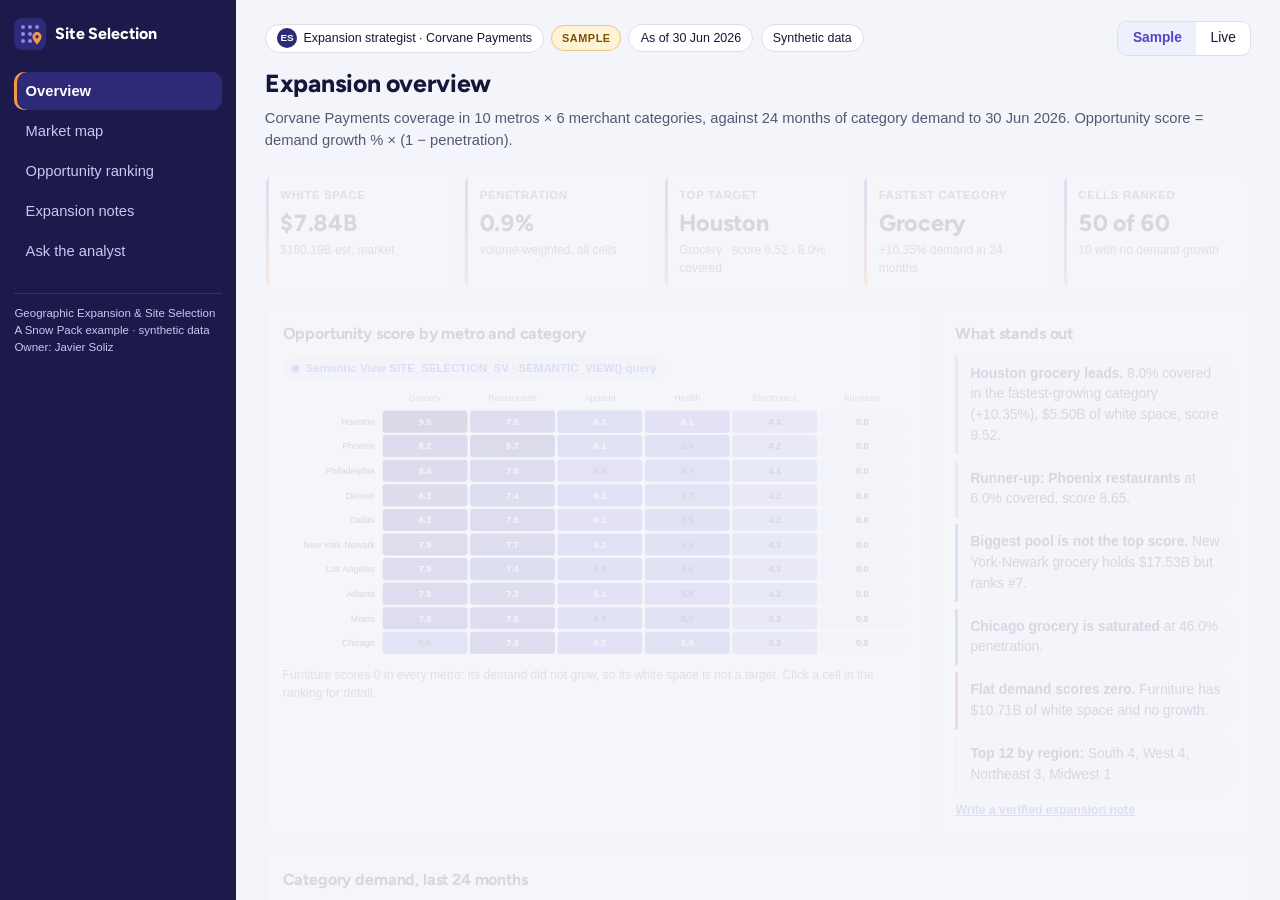
<file: try/index.html>
<!doctype html>
<html lang="en"><head><meta charset="utf-8"><title>Moved</title>
<meta http-equiv="refresh" content="0; url=../docs/try/"><link rel="canonical" href="../docs/try/">
<meta name="viewport" content="width=device-width, initial-scale=1"></head>
<body><p>This page moved to <a href="../docs/try/">../docs/try/</a>.</p></body></html>
</file>
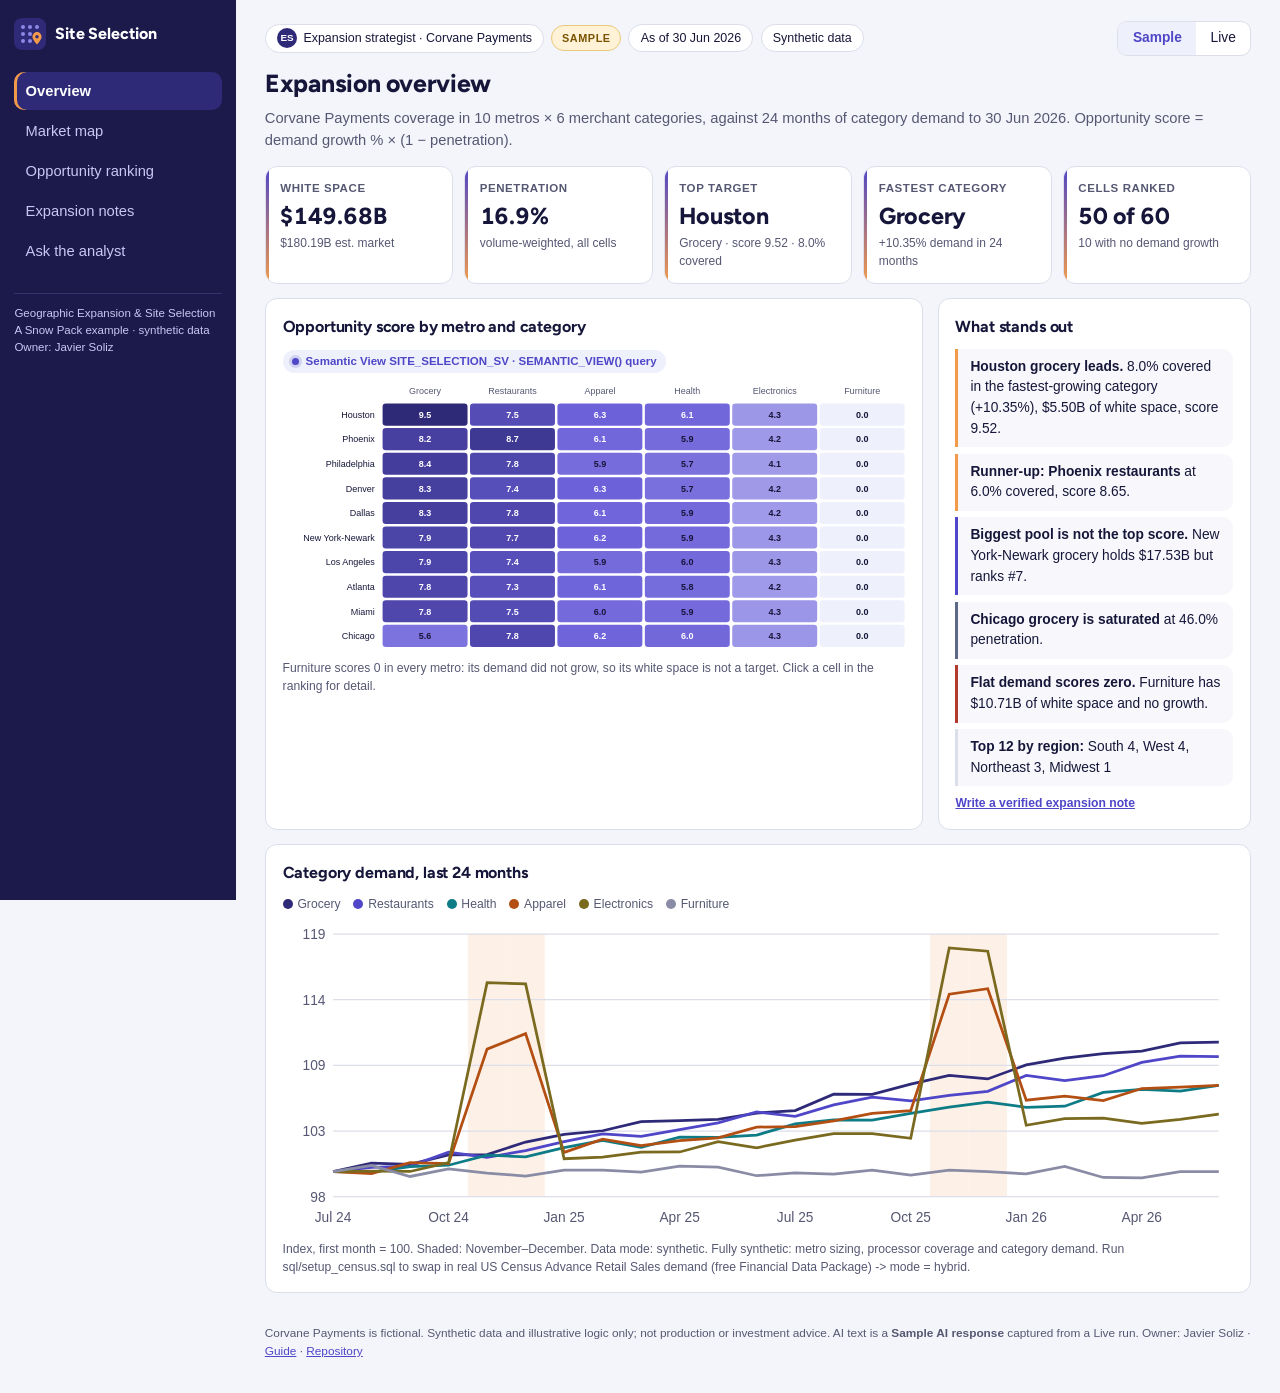
<file: docs/try/index.html>
<!doctype html>
<html lang="en">
<head>
<meta charset="utf-8">
<meta name="viewport" content="width=device-width, initial-scale=1">
<title>Geographic Expansion &amp; Site Selection (sample)</title>
<meta name="description" content="No-account example of the Geographic Expansion & Site Selection app on synthetic data. Sample AI responses are captured from a Live run.">
<link rel="stylesheet" href="app.css">
</head>
<body>
<div class="shell">
<aside class="side" id="side">
  <a class="brand" href="#/overview" aria-label="Site Selection, overview">
    <svg viewBox="0 0 32 32" width="32" height="32" aria-hidden="true"><rect width="32" height="32" rx="8" fill="#2E2A78"/><g fill="#8E88E8"><circle cx="9" cy="9" r="2"/><circle cx="16" cy="9" r="2"/><circle cx="23" cy="9" r="2"/><circle cx="9" cy="16" r="2"/><circle cx="16" cy="16" r="2"/><circle cx="23" cy="16" r="2"/><circle cx="9" cy="23" r="2"/><circle cx="16" cy="23" r="2"/></g><path d="M23 26.5c-3-3.4-4.6-5.9-4.6-7.8a4.6 4.6 0 0 1 9.2 0c0 1.9-1.6 4.4-4.6 7.8Z" fill="#F29A4A"/><circle cx="23" cy="18.7" r="1.7" fill="#2E2A78"/></svg>
    <span>Site Selection</span>
  </a>
  <nav class="nav" aria-label="Screens">
    <a href="#/overview" data-r="overview">Overview</a>
    <a href="#/map" data-r="map">Market map</a>
    <a href="#/ranking" data-r="ranking">Opportunity ranking</a>
    <a href="#/notes" data-r="notes">Expansion notes</a>
    <a href="#/ask" data-r="ask">Ask the analyst</a>
  </nav>
  <p class="sfoot">Geographic Expansion &amp; Site Selection<br>A Snow Pack example · synthetic data<br>Owner: Javier Soliz</p>
</aside>
<div class="main">
  <div class="ctx">
    <div class="chips">
      <span class="chip"><span class="av">ES</span>Expansion strategist · Corvane Payments</span>
      <span class="env">Sample</span>
      <span class="chip">As of 30 Jun 2026</span>
      <span class="chip">Synthetic data</span>
    </div>
    <div class="seg" role="group" aria-label="Data mode">
      <button type="button" class="on" aria-pressed="true">Sample</button>
      <button type="button" id="goLive" aria-pressed="false">Live</button>
    </div>
  </div>
  <main id="view" tabindex="-1"></main>
  <footer class="foot">Corvane Payments is fictional. Synthetic data and illustrative logic only; not production or investment advice. AI text is a <b>Sample AI response</b> captured from a Live run. Owner: Javier Soliz · <a href="../">Guide</a> · <a href="https://github.com/sfc-gh-jsoliz/sfguide-site-selection">Repository</a></footer>
</div>
</div>
<div id="tip" class="tip" role="tooltip" hidden></div>
<div id="drawer" class="drawer" hidden><div class="scrim" data-close></div><aside class="panel" role="dialog" aria-modal="true" aria-labelledby="dtitle"><button class="x" type="button" data-close aria-label="Close">&times;</button><div id="dbody"></div></aside></div>
<script src="app.js"></script>
</body>
</html>
</file>
<file: docs/site.css>
/* Geographic Expansion & Site Selection guide. Tokens from docs/DESIGN.md. */
@font-face{font-family:Figtree;src:url(fonts/Figtree.woff2) format("woff2");font-weight:300 900;font-display:swap}
:root{--i950:#1C1A4A;--i800:#2E2A78;--i600:#4F46C8;--i300:#8E88E8;--i50:#EEF0FB;--canvas:#F4F5FA;--paper:#FFFFFF;--line:#DCDEEA;
--ink:#16163A;--muted:#565873;--apr:#F29A4A;--aprink:#A44A12;--link:#4F46C8}
@media (prefers-color-scheme:dark){:root{--canvas:#11112B;--paper:#1A1A3D;--line:#2E2F5A;--ink:#E9E9F7;--muted:#A9AACB;--i50:#24245A;--link:#B7B4F0}}
*{box-sizing:border-box}
html{overflow-x:clip}
body{margin:0;background:var(--canvas);color:var(--ink);font:16px/1.6 -apple-system,"Segoe UI",Roboto,sans-serif}
a{color:var(--link)}
h1,h2,h3,.brand{font-family:Figtree,-apple-system,"Segoe UI",sans-serif;letter-spacing:-.015em}
.wrap{max-width:1160px;margin:0 auto;padding:0 1.25rem}
.hero{background:var(--i950);color:#E9E9F7;padding:2.4rem 0 2.8rem;position:relative;overflow:hidden}
.hero::after{content:"";position:absolute;right:-10%;top:-30%;width:60%;height:160%;background:radial-gradient(closest-side,rgba(79,70,200,.35),transparent);pointer-events:none}
.hero-grid{display:grid;grid-template-columns:1.05fr 1fr;gap:2rem;align-items:center;position:relative;z-index:1}
.hero-grid>*{min-width:0}
.brand{display:inline-flex;align-items:center;gap:.6rem;color:#fff;text-decoration:none;font-weight:750;font-size:1.02rem}
.eyebrow{text-transform:uppercase;letter-spacing:.12em;font-size:.74rem;color:var(--apr);font-weight:700;margin:1.4rem 0 .4rem}
.hero h1{font-size:2.35rem;line-height:1.12;font-weight:800;margin:0 0 1rem;color:#fff}
.lede{color:#C9C7F2;font-size:1.02rem;margin:0 0 1.4rem}
.lede b{color:#fff}
.cta{display:flex;flex-wrap:wrap;gap:.7rem;margin-bottom:1.3rem}
.btn{display:inline-block;padding:.72rem 1.15rem;border-radius:10px;border:1px solid #4A45A8;color:#fff;text-decoration:none;font-weight:650}
.btn.primary{background:var(--apr);border-color:var(--apr);color:#1C1A4A}
.btn:hover{filter:brightness(1.08)}
.facts{list-style:none;padding:0;margin:0;display:grid;gap:.3rem;font-size:.88rem;color:#C9C7F2}
.facts b{color:#fff;display:inline-block;min-width:4.2rem}
.hero-map{margin:0;background:rgba(255,255,255,.04);border:1px solid #34316F;border-radius:16px;padding:1rem}
.hero-map svg{width:100%;height:auto;display:block}
.hero-map figcaption{font-size:.84rem;color:#C9C7F2;margin-top:.4rem;line-height:1.7}
.rank{display:inline-block;background:var(--apr);color:#1C1A4A;font-weight:800;border-radius:6px;padding:0 .35rem;margin-right:.3rem;font-size:.76rem}
.band{padding:2.2rem 1.25rem 0}
.band h2{font-size:1.5rem;margin:0 0 1rem}
.disclaimer{background:var(--paper);border:1px solid var(--line);border-left:4px solid var(--apr);border-radius:12px;padding:.9rem 1.1rem;font-size:.92rem}
.cards4{display:grid;grid-template-columns:repeat(4,minmax(0,1fr));gap:1rem}
.cards4 article,.card{background:var(--paper);border:1px solid var(--line);border-radius:14px;padding:1.1rem 1.2rem;min-width:0}
.cards4 h3{margin:0 0 .4rem;font-size:1.05rem}
.cards4 p{margin:0;color:var(--muted);font-size:.92rem}
.shot{margin:0 0 1.2rem;min-width:0}
.shot img{width:100%;height:auto;display:block;border-radius:12px;border:1px solid var(--line);box-shadow:0 10px 30px rgba(28,26,74,.12)}
.shot figcaption{font-size:.88rem;color:var(--muted);margin-top:.5rem}
.grid2{display:grid;grid-template-columns:repeat(2,minmax(0,1fr));gap:1.2rem}
.grid2>*{min-width:0}
.scroll{overflow-x:auto;position:relative}
.cap-table{width:100%;border-collapse:collapse;background:var(--paper);border:1px solid var(--line);border-radius:12px;font-size:.92rem}
.cap-table th{text-align:left;padding:.6rem .8rem;border-bottom:1px solid var(--line);color:var(--muted);font-weight:650}
.cap-table td{padding:.6rem .8rem;border-bottom:1px solid var(--line);vertical-align:top}
.note{color:var(--muted);font-size:.9rem}
.two{display:grid;grid-template-columns:repeat(2,minmax(0,1fr));gap:1.2rem}
.two>*{min-width:0}
.card h2{font-size:1.15rem;margin:0 0 .6rem}
.card ol,.card ul{margin:0;padding-left:1.2rem}
code{font-size:.86em;background:var(--i50);padding:.05rem .3rem;border-radius:4px;word-break:break-word}
.foot{color:var(--muted);font-size:.84rem;padding:2.4rem 1.25rem 2.6rem}
@media (max-width:900px){.hero-grid,.grid2,.two{grid-template-columns:minmax(0,1fr)}.cards4{grid-template-columns:repeat(2,minmax(0,1fr))}.hero h1{font-size:1.9rem}}
@media (max-width:480px){.cards4{grid-template-columns:minmax(0,1fr)}.hero h1{font-size:1.6rem}}
@media (prefers-reduced-motion:reduce){*{animation:none!important}}
</file>
<file: docs/try/app.css>
/* Geographic Expansion & Site Selection: hosted example. Tokens from docs/DESIGN.md. */
@font-face{font-family:Figtree;src:url(../fonts/Figtree.woff2) format("woff2");font-weight:300 900;font-display:swap}
:root{--i950:#1C1A4A;--i800:#2E2A78;--i600:#4F46C8;--i300:#8E88E8;--i50:#EEF0FB;--canvas:#F4F5FA;--paper:#FFFFFF;--paper2:#F8F8FC;
--line:#DCDEEA;--ink:#16163A;--muted:#565873;--apr:#F29A4A;--aprink:#A44A12;--apr50:#FDEBDD;--sat:#5E6A85;--good:#1F7A4D;--bad:#B23A2E}
*{box-sizing:border-box}
html{overflow-x:clip}
body{margin:0;background:var(--canvas);color:var(--ink);font:15px/1.5 -apple-system,"Segoe UI",Roboto,sans-serif}
a{color:var(--i600)}
h1,h2,h3,.kv,.brand{font-family:Figtree,-apple-system,"Segoe UI",sans-serif;letter-spacing:-.01em}
h1{font-size:1.55rem;font-weight:750;margin:.2rem 0 .3rem}
h2{font-size:1rem;font-weight:700;margin:0 0 .6rem}
.shell{display:grid;grid-template-columns:236px minmax(0,1fr);min-height:100vh}
.side{background:var(--i950);color:#C9C7F2;padding:1.1rem .9rem;position:sticky;top:0;height:100vh}
.brand{display:flex;align-items:center;gap:.55rem;color:#fff;text-decoration:none;font-weight:750;font-size:1rem;margin-bottom:1.4rem}
.nav{display:flex;flex-direction:column;gap:2px}
.nav a{color:#C9C7F2;text-decoration:none;padding:.5rem .7rem;border-radius:10px;font-size:.92rem}
.nav a:hover{background:#26235F}
.nav a[aria-current=page]{background:var(--i800);color:#fff;font-weight:650;box-shadow:inset 3px 0 0 var(--apr)}
.sfoot{font-size:.72rem;border-top:1px solid #34316F;padding-top:.7rem;margin-top:1.4rem}
.main{min-width:0;padding:1.3rem 1.8rem 2rem;max-width:1180px}
.ctx{display:flex;justify-content:space-between;gap:.6rem;flex-wrap:wrap;align-items:center;margin-bottom:.6rem}
.chips{display:flex;flex-wrap:wrap;gap:.45rem;align-items:center}
.chip{display:inline-flex;align-items:center;gap:.4rem;background:var(--paper);border:1px solid var(--line);border-radius:999px;padding:.22rem .7rem;font-size:.78rem}
.av{width:20px;height:20px;border-radius:50%;background:var(--i800);color:#fff;font-size:.62rem;display:inline-grid;place-items:center;font-weight:700}
.env{font-weight:750;letter-spacing:.05em;text-transform:uppercase;font-size:.68rem;border-radius:999px;padding:.25rem .6rem;background:#FFF2D6;color:#7A5200;border:1px solid #E9C979}
.seg{display:inline-flex;border:1px solid var(--line);border-radius:10px;overflow:hidden;background:var(--paper)}
.seg button{border:0;background:none;padding:.38rem .9rem;font:inherit;font-size:.86rem;color:var(--ink);cursor:pointer}
.seg .on{background:var(--i50);color:var(--i600);font-weight:650}
.sub{color:var(--muted);margin:0 0 .9rem;font-size:.92rem}
.kpis{display:grid;grid-template-columns:repeat(5,minmax(0,1fr));gap:.7rem;margin:.3rem 0 .9rem}
.kpis.k4{grid-template-columns:repeat(4,minmax(0,1fr))}
.kpi{background:var(--paper);border:1px solid var(--line);border-radius:12px;padding:.8rem .9rem;min-width:0;position:relative;overflow:hidden;animation:up .2s ease-out backwards;transition:box-shadow .15s,transform .15s}
.kpi::before{content:"";position:absolute;inset:0 auto 0 0;width:3px;background:linear-gradient(var(--i600),var(--apr))}
.kpi:hover{box-shadow:0 8px 22px rgba(28,26,74,.09);transform:translateY(-1px)}
.kl{font-size:.72rem;color:var(--muted);font-weight:650;text-transform:uppercase;letter-spacing:.05em}
.kv{font-size:1.45rem;font-weight:750;margin-top:.15rem;font-variant-numeric:tabular-nums;white-space:nowrap;overflow:hidden;text-overflow:ellipsis}
.kn{font-size:.75rem;color:var(--muted)}
.grid{display:grid;grid-template-columns:2.1fr 1fr;gap:.9rem}
.two{display:grid;grid-template-columns:1fr 2.2fr;gap:.9rem}
.grid>*,.two>*{min-width:0}
.card{background:var(--paper);border:1px solid var(--line);border-radius:12px;padding:1rem 1.05rem;margin-bottom:.9rem;min-width:0;animation:up .2s ease-out backwards}
@keyframes up{from{opacity:0;transform:translateY(8px)}to{opacity:1;transform:none}}
.powered{display:inline-flex;align-items:center;gap:.4rem;font-size:.72rem;color:var(--i600);background:var(--i50);border-radius:999px;padding:.18rem .6rem;font-weight:650;margin-bottom:.5rem;max-width:100%;flex-wrap:wrap}
.powered i{width:7px;height:7px;border-radius:50%;background:var(--i600);box-shadow:0 0 0 3px rgba(79,70,200,.18)}
.ins{border-left:3px solid var(--line);padding:.5rem .75rem;margin:.4rem 0;background:var(--paper2);border-radius:0 10px 10px 0;font-size:.86rem}
.i-target{border-left-color:var(--apr)}.i-sat{border-left-color:var(--sat)}.i-flat{border-left-color:var(--bad)}.i-ai{border-left-color:var(--i600)}
.pill{display:inline-block;font-size:.72rem;font-weight:650;border-radius:999px;padding:.12rem .55rem;white-space:nowrap}
.p-target{background:var(--apr50);color:var(--aprink)}.p-sat{background:#ECEEF3;color:var(--sat)}.p-flat{background:#F8E3E0;color:var(--bad)}
.p-watch{background:var(--i50);color:var(--i600)}.p-good{background:#E1F2E8;color:var(--good)}.p-bad{background:#F8E3E0;color:var(--bad)}
.chart{width:100%;height:auto;display:block}
.chart text{font-size:11px;fill:var(--muted)}
.legend{display:flex;flex-wrap:wrap;gap:.8rem;font-size:.76rem;color:var(--muted);margin:.2rem 0 .4rem}
.legend b{display:inline-block;width:10px;height:10px;border-radius:50%;margin-right:.3rem;vertical-align:-1px}
.cap{font-size:.76rem;color:var(--muted);margin:.5rem 0 0}
.scroll{position:relative;overflow-x:auto;max-width:100%}
table.t{width:100%;border-collapse:collapse;font-size:.82rem;font-variant-numeric:tabular-nums}
.t th{background:var(--paper2);color:var(--muted);font-weight:650;text-align:left;padding:.42rem .5rem;border-bottom:1px solid var(--line);white-space:nowrap;cursor:pointer;user-select:none}
.t th[aria-sort=ascending]::after{content:" ▲"}.t th[aria-sort=descending]::after{content:" ▼"}
.t td{padding:.4rem .5rem;border-bottom:1px solid #E9EAF2;white-space:nowrap}
.t .n{text-align:right}
.t tbody tr{cursor:pointer}.t tbody tr:hover,.t tbody tr:focus{background:var(--i50);outline:none}
.bar{display:inline-block;width:60px;height:6px;border-radius:4px;background:#E6E7F2;margin-right:.45rem;vertical-align:middle;overflow:hidden}
.bar i{display:block;height:100%;background:var(--i600)}
.filters{display:flex;flex-wrap:wrap;gap:.4rem;align-items:center;margin:0 0 .8rem}
.fchip{border:1px solid var(--i300);background:var(--paper);color:var(--i600);border-radius:999px;padding:.25rem .75rem;font:inherit;font-size:.82rem;cursor:pointer}
.fchip[aria-pressed=true]{background:var(--i50);border-color:var(--i600);font-weight:650}
.search{border:1px solid var(--line);border-radius:10px;padding:.35rem .7rem;font:inherit;font-size:.86rem;min-width:0;flex:1 1 180px;max-width:280px}
.empty{border:1.5px dashed var(--line);border-radius:12px;padding:1.6rem;text-align:center;color:var(--muted);background:var(--paper)}
.btn{display:inline-flex;align-items:center;gap:.4rem;background:var(--i600);color:#fff;border:0;border-radius:10px;padding:.6rem 1rem;font:inherit;font-weight:650;cursor:pointer;width:100%;justify-content:center}
.btn:hover{background:var(--i800)}.btn:disabled{opacity:.6;cursor:wait}
.btn.ghost{background:var(--paper);color:var(--i600);border:1px solid var(--i300);width:auto}
.radio{display:flex;gap:.5rem;align-items:flex-start;font-size:.9rem;margin:.35rem 0}
.steps{list-style:none;padding:0;margin:0}
.steps li{padding:.35rem 0;color:var(--muted);display:flex;gap:.55rem;align-items:center;font-size:.9rem}
.steps li.on{color:var(--ink);font-weight:600}.steps li.done{color:var(--good)}
.spin{width:12px;height:12px;border-radius:50%;border:2px solid var(--line);flex:none}
.on .spin{border-top-color:var(--i600);animation:sp .8s linear infinite}
.done .spin{border-color:var(--good);background:var(--good)}
@keyframes sp{to{transform:rotate(360deg)}}
.ailabel{display:inline-block;font-size:.72rem;font-weight:700;color:#7A5200;background:#FFF2D6;border:1px solid #E9C979;border-radius:6px;padding:.15rem .5rem;margin:.1rem 0 .5rem}
.note{font-size:.92rem}.note h1{font-size:1.2rem}.note h2{font-size:.98rem;margin-top:.9rem}.note table{border-collapse:collapse;font-size:.82rem;width:100%}
.note th,.note td{border-bottom:1px solid #E9EAF2;padding:.35rem .45rem;text-align:left}
.cite{font-size:.68rem;font-weight:700;color:var(--i600);background:var(--i50);border-radius:4px;padding:0 .25rem;margin-left:.1rem}
.caret{display:inline-block;width:7px;height:1em;background:var(--i600);vertical-align:-2px;animation:bl 1s steps(2) infinite}
@keyframes bl{50%{opacity:0}}
.stamp{display:inline-block;font-family:Figtree,sans-serif;font-weight:800;letter-spacing:.08em;text-transform:uppercase;font-size:.82rem;border:2.5px solid currentColor;border-radius:8px;padding:.25rem .7rem;animation:st .35s cubic-bezier(.2,1.6,.4,1) backwards}
.s-ok{color:var(--good)}.s-bad{color:var(--bad)}
@keyframes st{from{transform:scale(1.6);opacity:0}}
details{margin:.6rem 0;font-size:.84rem}summary{cursor:pointer;color:var(--i600);font-weight:650}
pre{background:var(--paper2);border:1px solid var(--line);border-radius:8px;padding:.6rem;overflow-x:auto;font-size:.76rem;white-space:pre-wrap}
.gallery{display:grid;grid-template-columns:repeat(3,minmax(0,1fr));gap:.7rem}
.docket{text-align:left;background:var(--paper);border:1px solid var(--line);border-top:3px solid var(--good);border-radius:12px;padding:.75rem .9rem;font:inherit;cursor:pointer;min-width:0}
.docket.bad{border-top-color:var(--bad)}.docket:hover{box-shadow:0 6px 18px rgba(28,26,74,.08)}
.dt{font-family:Figtree,sans-serif;font-weight:700;font-size:.92rem;margin:.3rem 0}.ds{color:var(--muted);font-size:.76rem}
.qs{display:grid;grid-template-columns:repeat(3,minmax(0,1fr));gap:.6rem;margin:.4rem 0 .9rem}
.q{text-align:left;background:var(--paper);border:1px solid var(--line);border-radius:12px;padding:.7rem .85rem;font:inherit;font-size:.86rem;cursor:pointer;color:var(--ink)}
.q:hover{border-color:var(--i600)}
.msg{display:flex;gap:.7rem;margin:.7rem 0}.msg .who{flex:none;width:30px;height:30px;border-radius:50%;display:grid;place-items:center;font-size:.7rem;font-weight:700;background:var(--i50);color:var(--i600)}
.msg.a .who{background:var(--i800);color:#fff}.msg .body{min-width:0;flex:1;background:var(--paper);border:1px solid var(--line);border-radius:12px;padding:.7rem .9rem}
.ask{display:flex;gap:.5rem;margin-top:.8rem}.ask input{flex:1;min-width:0;border:1px solid var(--line);border-radius:10px;padding:.55rem .8rem;font:inherit}.ask .btn{width:auto}
.callout{background:var(--i50);border:1px solid #C9C7F2;border-radius:12px;padding:.8rem 1rem;margin:0 0 .9rem;font-size:.88rem}
.tip{position:fixed;z-index:60;background:var(--i950);color:#fff;font-size:.78rem;padding:.45rem .6rem;border-radius:8px;pointer-events:none;max-width:240px;box-shadow:0 6px 18px rgba(0,0,0,.2)}
.drawer{position:fixed;inset:0;z-index:50}.scrim{position:absolute;inset:0;background:rgba(22,22,58,.45)}
.panel{position:absolute;right:0;top:0;bottom:0;width:min(720px,100%);background:var(--canvas);overflow-y:auto;padding:1.3rem 1.4rem;box-shadow:-10px 0 30px rgba(0,0,0,.15);animation:sl .22s ease-out}
@keyframes sl{from{transform:translateX(40px);opacity:0}}
.x{position:absolute;right:.9rem;top:.7rem;border:0;background:none;font-size:1.6rem;cursor:pointer;color:var(--muted)}
.skel{height:120px;border-radius:12px;background:linear-gradient(90deg,#E6E8F3 25%,#F3F4FA 37%,#E6E8F3 63%);background-size:400% 100%;animation:sh 1.3s ease infinite}
@keyframes sh{0%{background-position:100% 50%}100%{background-position:0 50%}}
.foot{color:var(--muted);font-size:.74rem;margin-top:2rem}
@media (max-width:900px){
  .shell{grid-template-columns:minmax(0,1fr)}
  .side{min-width:0}
  .side{position:static;height:auto;padding:.7rem .8rem}
  .brand{margin-bottom:.5rem}
  .nav{flex-direction:row;overflow-x:auto;gap:.2rem;position:relative}
  .nav a{white-space:nowrap;font-size:.84rem;padding:.4rem .6rem}
  .sfoot{display:none}
  .main{padding:1rem .8rem 2rem}
  .kpis,.kpis.k4{grid-template-columns:repeat(2,minmax(0,1fr))}
  .grid,.two,.gallery,.qs{grid-template-columns:1fr}
}
@media (max-width:480px){.kv{font-size:1.2rem}.chip{font-size:.72rem}}
@media (prefers-reduced-motion:reduce){*{animation:none!important;transition:none!important}}
</file>
